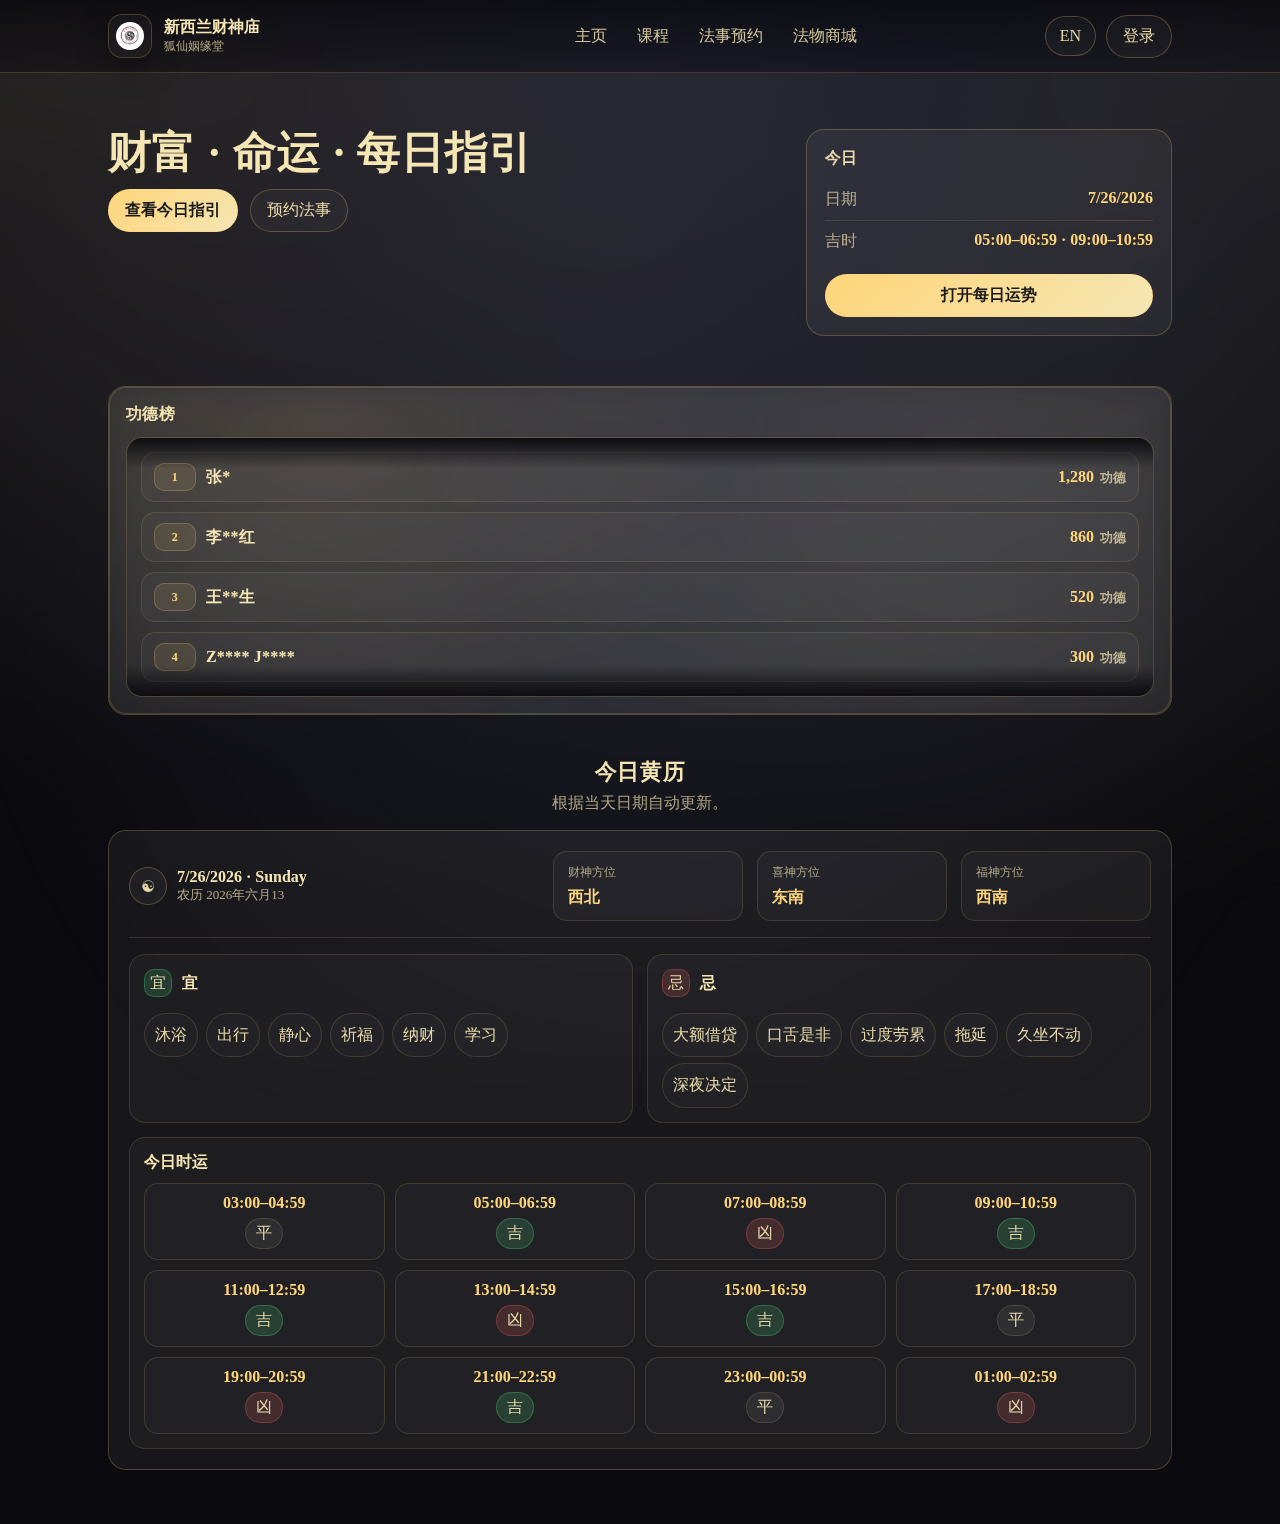
<file: index.html>
<!DOCTYPE html>
<html lang="en">
<head>
  <meta charset="UTF-8"/>
  <meta name="viewport" content="width=device-width, initial-scale=1"/>
  <title>NZ Temple</title>
  <link rel="stylesheet" href="style.css">
  <style>
    /* ===== Merit Board (Home only) ===== */
    .merit-board{
      position:relative;
      overflow:hidden;
    }
    .merit-board::before{
      content:"";
      position:absolute;
      inset:-2px;
      background:radial-gradient(circle at 20% 10%, rgba(255,213,122,.16), transparent 45%),
                 radial-gradient(circle at 80% 20%, rgba(245,230,179,.10), transparent 55%);
      filter: blur(16px);
      opacity:.75;
      pointer-events:none;
    }
    .merit-board-inner{
      position:relative;
      border:1px solid rgba(255,213,122,.18);
      border-radius:18px;
      background:rgba(255,255,255,.04);
      padding:16px;
    }
    .merit-board-title{
      display:flex;
      align-items:flex-end;
      justify-content:space-between;
      gap:12px;
      flex-wrap:wrap;
      margin-bottom:12px;
    }
    .merit-board-title .t{
      font-weight:900;
      color:var(--gold);
      letter-spacing:.3px;
    }
    .merit-board-title .sub{
      opacity:.72;
      font-size:13px;
      line-height:1.5;
    }
    .merit-viewport{
      position:relative;
      overflow:hidden;
      border-radius:16px;
      border:1px solid rgba(255,213,122,.14);
      background:rgba(255,255,255,.02);
      max-height:260px;
    }
    .merit-viewport::before,
    .merit-viewport::after{
      content:"";
      position:absolute;
      left:0; right:0;
      height:30px;
      z-index:2;
      pointer-events:none;
    }
    .merit-viewport::before{
      top:0;
      background:linear-gradient(180deg, rgba(11,11,15,.95), rgba(11,11,15,0));
    }
    .merit-viewport::after{
      bottom:0;
      background:linear-gradient(0deg, rgba(11,11,15,.95), rgba(11,11,15,0));
    }
    .merit-track{
      display:flex;
      flex-direction:column;
      gap:10px;
      padding:14px;
      will-change:transform;
      animation: meritScroll 16s linear infinite;
    }
    .merit-row{
      display:flex;
      align-items:center;
      justify-content:space-between;
      gap:12px;
      padding:10px 12px;
      border-radius:14px;
      border:1px solid rgba(255,213,122,.12);
      background:rgba(255,255,255,.03);
    }
    .merit-left{
      display:flex;
      align-items:center;
      gap:10px;
      min-width:0;
    }
    .merit-rank{
      width:28px;
      height:28px;
      border-radius:10px;
      display:flex;
      align-items:center;
      justify-content:center;
      font-weight:900;
      color:var(--gold2);
      background:rgba(255,213,122,.10);
      border:1px solid rgba(255,213,122,.22);
      flex:0 0 auto;
    }
    .merit-name{
      font-weight:800;
      color:var(--gold);
      white-space:nowrap;
      overflow:hidden;
      text-overflow:ellipsis;
    }
    .merit-amount{
      font-weight:900;
      color:var(--gold2);
      white-space:nowrap;
      flex:0 0 auto;
    }
    .merit-amount small{
      opacity:.78;
      font-weight:700;
      margin-left:6px;
      color:var(--text);
    }
    @keyframes meritScroll{
      0%{ transform: translateY(0); }
      100%{ transform: translateY(-50%); }
    }
    @media (prefers-reduced-motion: reduce){
      .merit-track{ animation: none; }
    }
  </style>
</head>
<body>
<div class="bg-ornament"></div>
<header class="topbar">
  <div class="topbar-inner">
    <a class="brand" href="index.html">
      <div class="brand-mark brand-logo-wrap" aria-hidden="true">
        <img class="brand-logo" src="images/logo.jpg" alt="NZ Temple Logo" />
      </div>

      <div class="brand-text">
        <div class="brand-title">
          <span class="lang-en">New Zealand God of Wealth Temple</span>
          <span class="lang-zh">新西兰财神庙</span>
        </div>
        <div class="brand-subtitle">
          <span class="lang-en">Fox Spirit Relationship Hall</span>
          <span class="lang-zh">狐仙姻缘堂</span>
        </div>
      </div>
    </a>

    <nav class="navlinks" aria-label="Primary">
      <a href="index.html"><span class="lang-en">Home</span><span class="lang-zh">主页</span></a>
      <a href="courses.html"><span class="lang-en">Courses</span><span class="lang-zh">课程</span></a>
      <a href="booking.html"><span class="lang-en">Ritual Booking</span><span class="lang-zh">法事预约</span></a>
      <a href="shop.html"><span class="lang-en">Shop</span><span class="lang-zh">法物商城</span></a>
    </nav>

    <div class="topbar-actions">
      <button class="btn btn-ghost btn-lang" type="button" id="langToggle" aria-label="Toggle language">
        <span class="lang-en">中文</span>
        <span class="lang-zh">EN</span>
      </button>

      <a class="btn btn-ghost" href="login.html">
        <span class="lang-en">Login</span><span class="lang-zh">登录</span>
      </a>
    </div>
  </div>

  <script>
    (function () {
      var key = 'lang';
      var root = document.documentElement;

      // Default language: zh
      var saved = localStorage.getItem(key);
      var lang = (saved === 'zh' || saved === 'en') ? saved : 'zh';
      root.setAttribute('data-lang', lang);

      var btn = document.getElementById('langToggle');
      if (!btn) return;

      btn.addEventListener('click', function () {
        var cur = root.getAttribute('data-lang') || 'zh';
        var next = (cur === 'zh') ? 'en' : 'zh';
        root.setAttribute('data-lang', next);
        localStorage.setItem(key, next);
        window.dispatchEvent(new Event('langchange'));
      });
    })();
  </script>
</header>

<main class="container">
  <section class="hero">
    <div>
      <h1 class="hero-title">
        <span class="lang-en">Wealth · Destiny · Daily Guidance</span>
        <span class="lang-zh">财富 · 命运 · 每日指引</span>
      </h1>
      <div style="display:flex;gap:12px;flex-wrap:wrap;">
        <a class="btn btn-gold" href="fortune.html">
          <span class="lang-en">View Today’s Guidance</span>
          <span class="lang-zh">查看今日指引</span>
        </a>
        <a class="btn btn-ghost" href="booking.html">
          <span class="lang-en">Book a Ritual</span>
          <span class="lang-zh">预约法事</span>
        </a>
      </div>
    </div>

    <div class="glass-card">
      <div style="font-weight:700;margin-bottom:10px;">
        <span class="lang-en">Today</span>
        <span class="lang-zh">今日</span>
      </div>
      <div style="display:flex;justify-content:space-between;padding:10px 0;border-bottom:1px solid rgba(255,213,122,.14);">
        <span style="opacity:.75;">
          <span class="lang-en">Date</span>
          <span class="lang-zh">日期</span>
        </span>
        <span id="todayText" style="color:var(--gold2);font-weight:700;"></span>
      </div>
      <div style="display:flex;justify-content:space-between;padding:10px 0;">
        <span style="opacity:.75;">
          <span class="lang-en">Lucky Hours</span>
          <span class="lang-zh">吉时</span>
        </span>
        <span id="luckyHoursText" style="color:var(--gold2);font-weight:700;"></span>
      </div>
      <a class="btn btn-gold" style="margin-top:12px;width:100%;" href="fortune.html">
        <span class="lang-en">Open Daily Fortune</span>
        <span class="lang-zh">打开每日运势</span>
      </a>
    </div>
  </section>

  <!-- Merit Board (Gongde) -->
  <section id="merit" style="padding:8px 0 24px;">
    <div class="merit-board glass-card" style="padding:0;">
      <div class="merit-board-inner">
        <div class="merit-board-title">
          <div class="t">
            <span class="lang-en">Merit Board</span>
            <span class="lang-zh">功德榜</span>
          </div>
        </div>

        <div class="merit-viewport" aria-label="Merit Board list">
          <div id="meritTrack" class="merit-track"></div>
        </div>
      </div>
    </div>
  </section>

  <!-- Daily Almanac (Huangli) - centered, auto-updated by date -->
  <section id="almanac" style="padding:8px 0 24px;">
    <div style="text-align:center;margin:10px 0 16px;">
      <div style="color:var(--gold);font-weight:800;letter-spacing:.6px;font-size:22px;">
        <span class="lang-en">Daily Almanac</span>
        <span class="lang-zh">今日黄历</span>
      </div>
      <div style="opacity:.72;margin-top:6px;">
        <span class="lang-en">Auto-updated by today’s date.</span>
        <span class="lang-zh">根据当天日期自动更新。</span>
      </div>
    </div>

    <div class="glass-card" style="width:100%;padding:20px;">
      <div style="display:flex;align-items:center;justify-content:space-between;gap:14px;flex-wrap:wrap;">
        <div style="display:flex;align-items:center;gap:10px;">
          <div style="width:38px;height:38px;border-radius:999px;border:1px solid rgba(255,213,122,.25);display:flex;align-items:center;justify-content:center;background:rgba(255,255,255,.04);">☯</div>
          <div>
            <div id="almanacDate" style="font-weight:800;color:var(--gold);"></div>
            <div id="almanacLunar" style="opacity:.75;font-size:13px;"></div>
          </div>
        </div>

        <div style="display:flex;gap:14px;flex-wrap:wrap;justify-content:center;">
          <div style="min-width:190px;border:1px solid rgba(255,213,122,.14);border-radius:14px;padding:12px 14px;background:rgba(255,255,255,.03);">
            <div style="opacity:.7;font-size:12px;">
              <span class="lang-en">Wealth God Direction</span>
              <span class="lang-zh">财神方位</span>
            </div>
            <div id="caiPos" style="margin-top:6px;font-weight:800;color:var(--gold2);"></div>
          </div>
          <div style="min-width:190px;border:1px solid rgba(255,213,122,.14);border-radius:14px;padding:12px 14px;background:rgba(255,255,255,.03);">
            <div style="opacity:.7;font-size:12px;">
              <span class="lang-en">Joy God Direction</span>
              <span class="lang-zh">喜神方位</span>
            </div>
            <div id="xiPos" style="margin-top:6px;font-weight:800;color:var(--gold2);"></div>
          </div>
          <div style="min-width:190px;border:1px solid rgba(255,213,122,.14);border-radius:14px;padding:12px 14px;background:rgba(255,255,255,.03);">
            <div style="opacity:.7;font-size:12px;">
              <span class="lang-en">Blessing God Direction</span>
              <span class="lang-zh">福神方位</span>
            </div>
            <div id="fuPos" style="margin-top:6px;font-weight:800;color:var(--gold2);"></div>
          </div>
        </div>
      </div>

      <div style="height:1px;background:rgba(255,213,122,.14);margin:16px 0;"></div>

      <div style="display:grid;grid-template-columns:1fr 1fr;gap:14px;">
        <div style="border:1px solid rgba(255,213,122,.14);border-radius:16px;padding:14px;background:rgba(255,255,255,.03);">
          <div style="display:flex;align-items:center;gap:10px;margin-bottom:10px;">
            <div style="width:28px;height:28px;border-radius:10px;display:flex;align-items:center;justify-content:center;background:rgba(70,200,120,.18);border:1px solid rgba(70,200,120,.35);">宜</div>
            <div style="font-weight:800;color:var(--gold);">
              <span class="lang-en">Auspicious</span>
              <span class="lang-zh">宜</span>
            </div>
          </div>
          <div id="yiList" style="line-height:1.9;"></div>
        </div>

        <div style="border:1px solid rgba(255,213,122,.14);border-radius:16px;padding:14px;background:rgba(255,255,255,.03);">
          <div style="display:flex;align-items:center;gap:10px;margin-bottom:10px;">
            <div style="width:28px;height:28px;border-radius:10px;display:flex;align-items:center;justify-content:center;background:rgba(220,90,90,.18);border:1px solid rgba(220,90,90,.35);">忌</div>
            <div style="font-weight:800;color:var(--gold);">
              <span class="lang-en">Inauspicious</span>
              <span class="lang-zh">忌</span>
            </div>
          </div>
          <div id="jiList" style="line-height:1.9;"></div>
        </div>
      </div>

      <div style="margin-top:14px;border:1px solid rgba(255,213,122,.14);border-radius:16px;padding:14px;background:rgba(255,255,255,.03);">
        <div style="font-weight:800;color:var(--gold);margin-bottom:10px;">
          <span class="lang-en">Lucky Hours</span>
          <span class="lang-zh">今日时运</span>
        </div>
        <div id="hoursGrid" style="display:grid;grid-template-columns:repeat(4,1fr);gap:10px;"></div>
      </div>
    </div>
  </section>
</main>

<script>
  (function () {
    var d = new Date();
    var root = document.documentElement;
    var savedLang = localStorage.getItem('lang');
    var lang = (root.getAttribute('data-lang') === 'en' || root.getAttribute('data-lang') === 'zh')
      ? root.getAttribute('data-lang')
      : ((savedLang === 'en' || savedLang === 'zh') ? savedLang : 'zh');
    root.setAttribute('data-lang', lang);

    function getLang(){
      var cur = root.getAttribute('data-lang');
      return (cur === 'en' || cur === 'zh') ? cur : 'zh';
    }

    var todayEl = document.getElementById("todayText");
    if (todayEl) {
      todayEl.textContent = d.toLocaleDateString();
    }

    function pad2(n){ return (n < 10 ? "0" : "") + n; }

    function seedFromDate(date){
      return Number(String(date.getFullYear()) + pad2(date.getMonth()+1) + pad2(date.getDate()));
    }

    function mulberry32(a) {
      return function() {
        var t = a += 0x6D2B79F5;
        t = Math.imul(t ^ (t >>> 15), t | 1);
        t ^= t + Math.imul(t ^ (t >>> 7), t | 61);
        return ((t ^ (t >>> 14)) >>> 0) / 4294967296;
      }
    }

    function pickN(rng, arr, n){
      var copy = arr.slice();
      var out = [];
      while (out.length < n && copy.length) {
        var idx = Math.floor(rng() * copy.length);
        out.push(copy.splice(idx, 1)[0]);
      }
      return out;
    }

    var seed = seedFromDate(d);
    var rng = mulberry32(seed);

    var yiPoolZh = [
      "祈福",
      "纳财",
      "出行",
      "会友",
      "开市",
      "签约",
      "学习",
      "整理",
      "沐浴",
      "静心"
    ];

    var yiPoolEn = [
      "Pray",
      "Wealth",
      "Travel",
      "Meet friends",
      "Open business",
      "Sign contract",
      "Study",
      "Organize",
      "Cleanse",
      "Meditation"
    ];

    var jiPoolZh = [
      "争执",
      "冲动消费",
      "深夜决定",
      "大额借贷",
      "口舌是非",
      "情绪化沟通",
      "仓促签约",
      "拖延",
      "过度劳累",
      "久坐不动"
    ];

    var jiPoolEn = [
      "Argue",
      "Impulse spending",
      "Late-night decisions",
      "Big loans",
      "Gossip",
      "Emotional talk",
      "Hasty signing",
      "Procrastination",
      "Overwork",
      "Sitting too long"
    ];

    var posPool = ["正东", "正西", "正南", "正北", "东北", "西北", "东南", "西南"];

    function buildLists(){
      var l = getLang();
      var yiPool = (l === 'en') ? yiPoolEn : yiPoolZh;
      var jiPool = (l === 'en') ? jiPoolEn : jiPoolZh;
      return {
        yi: pickN(rng, yiPool, 6),
        ji: pickN(rng, jiPool, 6)
      };
    }

    var lists = buildLists();
    var yi = lists.yi;
    var ji = lists.ji;

    var cai = posPool[Math.floor(rng()*posPool.length)];
    var xi  = posPool[Math.floor(rng()*posPool.length)];
    var fu  = posPool[Math.floor(rng()*posPool.length)];

    var almanacDate = document.getElementById("almanacDate");
    var almanacLunar = document.getElementById("almanacLunar");

    if (almanacDate) {
      var weekday = d.toLocaleDateString(undefined, { weekday: "long" });
      almanacDate.textContent = d.toLocaleDateString() + " · " + weekday;
    }

    if (almanacLunar) {
      try {
        var lunarFmt = new Intl.DateTimeFormat("zh-Hans-u-ca-chinese", { year: "numeric", month: "numeric", day: "numeric" });
        almanacLunar.textContent = (getLang() === 'en' ? 'Lunar ' : '农历 ') + lunarFmt.format(d);
      } catch (e) {
        almanacLunar.textContent = (getLang() === 'en') ? 'Lunar calendar (requires Intl support)' : '农历（需要 Intl 支持）';
      }
    }

    var caiEl = document.getElementById("caiPos");
    var xiEl  = document.getElementById("xiPos");
    var fuEl  = document.getElementById("fuPos");
    if (caiEl) caiEl.textContent = cai;
    if (xiEl)  xiEl.textContent = xi;
    if (fuEl)  fuEl.textContent = fu;

    var yiEl = document.getElementById("yiList");
    var jiEl = document.getElementById("jiList");

    function toPills(list){
      return list.map(function (t) {
        return '<span style="display:inline-block;margin:6px 8px 0 0;padding:6px 10px;border-radius:999px;border:1px solid rgba(255,213,122,.14);background:rgba(255,255,255,.02);">' + t + '</span>';
      }).join("");
    }

    if (yiEl) yiEl.innerHTML = toPills(yi);
    if (jiEl) jiEl.innerHTML = toPills(ji);

    var hours = [
      { t: "03:00–04:59", s: "平" },
      { t: "05:00–06:59", s: "吉" },
      { t: "07:00–08:59", s: "凶" },
      { t: "09:00–10:59", s: "吉" },
      { t: "11:00–12:59", s: "吉" },
      { t: "13:00–14:59", s: "凶" },
      { t: "15:00–16:59", s: "吉" },
      { t: "17:00–18:59", s: "平" },
      { t: "19:00–20:59", s: "凶" },
      { t: "21:00–22:59", s: "吉" },
      { t: "23:00–00:59", s: "平" },
      { t: "01:00–02:59", s: "凶" }
    ];

    var lucky = hours.filter(function(h){ return h.s === "吉"; }).map(function(h){ return h.t; });
    var luckyHoursText = document.getElementById("luckyHoursText");
    if (luckyHoursText) {
      luckyHoursText.textContent = lucky.slice(0,2).join(" · ") || "09:00–11:00 · 15:00–17:00";
    }

    var grid = document.getElementById("hoursGrid");
    if (grid) {
      var html = hours.map(function (h) {
        var badgeBg = h.s === "吉" ? "rgba(70,200,120,.18)" : (h.s === "凶" ? "rgba(220,90,90,.18)" : "rgba(255,255,255,.06)");
        var badgeBd = h.s === "吉" ? "rgba(70,200,120,.35)" : (h.s === "凶" ? "rgba(220,90,90,.35)" : "rgba(255,213,122,.14)");
        return (
          '<div style="border:1px solid rgba(255,213,122,.14);border-radius:14px;padding:10px;background:rgba(255,255,255,.02);text-align:center;">' +
            '<div style="font-weight:800;color:var(--gold2);">' + h.t + '</div>' +
            '<div style="margin-top:6px;display:inline-flex;align-items:center;justify-content:center;min-width:34px;padding:4px 10px;border-radius:999px;background:' + badgeBg + ';border:1px solid ' + badgeBd + ';">' + h.s + '</div>' +
          '</div>'
        );
      }).join("");
      grid.innerHTML = html;
    }

    // Listen for language change to re-render pills and lunar prefix
    window.addEventListener('langchange', function(){
      var lists2 = buildLists();
      if (yiEl) yiEl.innerHTML = toPills(lists2.yi);
      if (jiEl) jiEl.innerHTML = toPills(lists2.ji);
      if (almanacLunar) {
        try {
          var lunarFmt2 = new Intl.DateTimeFormat("zh-Hans-u-ca-chinese", { year: "numeric", month: "numeric", day: "numeric" });
          almanacLunar.textContent = (getLang() === 'en' ? 'Lunar ' : '农历 ') + lunarFmt2.format(d);
        } catch (e) {
          almanacLunar.textContent = (getLang() === 'en') ? 'Lunar calendar (requires Intl support)' : '农历（需要 Intl 支持）';
        }
      }
    });
    // ===== Merit Board (Home) =====
    var meritTrack = document.getElementById('meritTrack');
    var meritDataCache = null;

    function maskName(name){
      if (!name) return '';
      var s = String(name).trim();
      if (!s) return '';

      // English / spaced names
      if (s.indexOf(' ') >= 0) {
        return s.split(/\s+/).map(function(part){
          if (!part) return '';
          return part.charAt(0) + '****';
        }).join(' ');
      }

      // Chinese or single token
      if (s.length === 1) return s + '*';
      if (s.length === 2) return s.charAt(0) + '*';
      return s.charAt(0) + '**' + s.charAt(s.length - 1);
    }

    function formatMerit(n){
      var num = Number(n);
      if (!isFinite(num)) return String(n);
      try {
        return new Intl.NumberFormat().format(num);
      } catch(e){
        return String(num);
      }
    }

    function renderMerit(list){
      if (!meritTrack) return;
      if (!Array.isArray(list) || list.length === 0) {
        meritTrack.innerHTML = '<div style="opacity:.75;padding:8px;">' + (getLang() === 'en' ? 'No data yet.' : '暂无数据') + '</div>';
        meritTrack.style.animation = 'none';
        return;
      }

      // Sort high to low
      var sorted = list.slice().sort(function(a,b){
        return (Number(b.merit)||0) - (Number(a.merit)||0);
      });

      var unitEn = 'Merit';
      var unitZh = '功德';
      var unit = (getLang() === 'en') ? unitEn : unitZh;

      var rows = sorted.map(function(item, idx){
        var nm = maskName(item && item.name);
        var amount = formatMerit(item && item.merit);
        return (
          '<div class="merit-row">' +
            '<div class="merit-left">' +
              '<div class="merit-rank">' + (idx + 1) + '</div>' +
              '<div class="merit-name">' + nm + '</div>' +
            '</div>' +
            '<div class="merit-amount">' + amount + '<small>' + unit + '</small></div>' +
          '</div>'
        );
      }).join('');

      // Duplicate for seamless scroll
      meritTrack.innerHTML = rows + rows;

      // If too few rows, stop animation so it doesn't look weird
      if (sorted.length <= 3) {
        meritTrack.style.animation = 'none';
      } else {
        meritTrack.style.animation = '';
      }
    }

    function loadMerit(){
      if (!meritTrack) return;
      fetch('data/merit.json', { cache: 'no-store' })
        .then(function(r){
          if (!r.ok) throw new Error('HTTP ' + r.status);
          return r.json();
        })
        .then(function(data){
          meritDataCache = data;
          renderMerit(data);
        })
        .catch(function(){
          meritTrack.innerHTML = '<div style="opacity:.75;padding:8px;">' + (getLang() === 'en' ? 'Merit data not found: /data/merit.json' : '未找到功德数据：/data/merit.json') + '</div>';
          meritTrack.style.animation = 'none';
        });
    }

    loadMerit();

    // Re-render on language change (keep the same data)
    window.addEventListener('langchange', function(){
      if (meritDataCache) renderMerit(meritDataCache);
    });
  })();
</script>
</body>
</html>
</file>
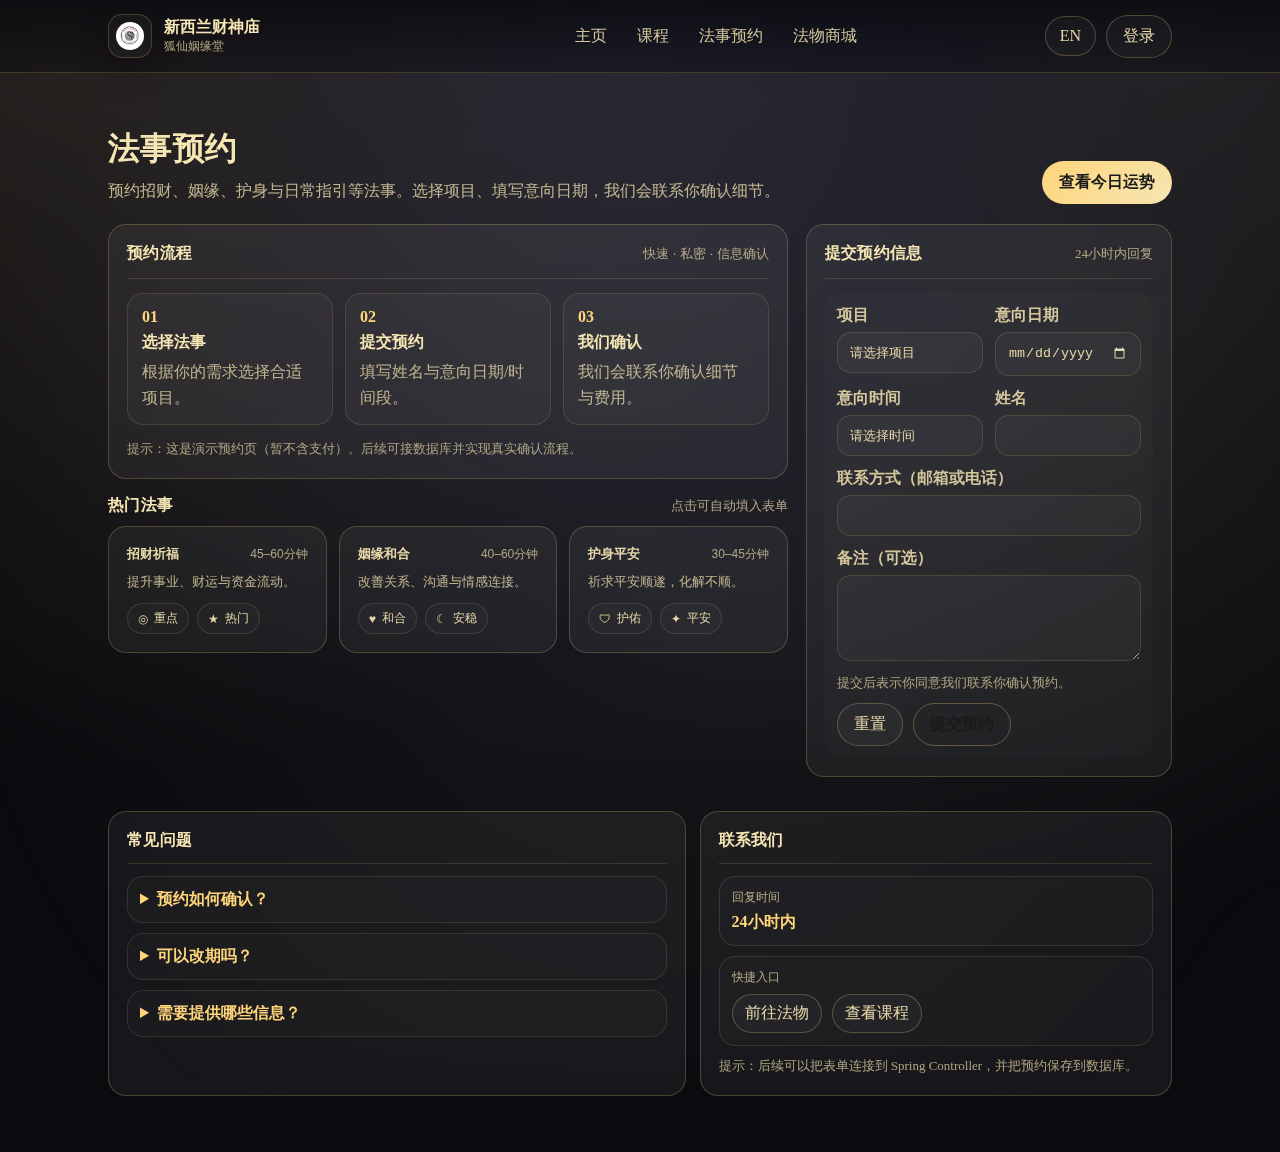
<file: booking.html>
<!DOCTYPE html>
<html lang="en">
<head>
  <meta charset="UTF-8"/>
  <meta name="viewport" content="width=device-width, initial-scale=1"/>
  <title>Ritual Booking</title>
  <link rel="stylesheet" href="style.css">
</head>
<body class="page-booking">
<div class="bg-ornament"></div>
<header class="topbar">
  <div class="topbar-inner">
    <a class="brand" href="index.html">
      <div class="brand-mark brand-logo-wrap" aria-hidden="true">
        <img class="brand-logo" src="images/logo.jpg" alt="NZ Temple Logo" />
      </div>

      <div class="brand-text">
        <div class="brand-title">
          <span class="lang-en">New Zealand God of Wealth Temple</span>
          <span class="lang-zh">新西兰财神庙</span>
        </div>
        <div class="brand-subtitle">
          <span class="lang-en">Fox Spirit Relationship Hall</span>
          <span class="lang-zh">狐仙姻缘堂</span>
        </div>
      </div>
    </a>

    <nav class="navlinks" aria-label="Primary">
      <a href="index.html"><span class="lang-en">Home</span><span class="lang-zh">主页</span></a>
      <a href="courses.html"><span class="lang-en">Courses</span><span class="lang-zh">课程</span></a>
      <a href="booking.html"><span class="lang-en">Ritual Booking</span><span class="lang-zh">法事预约</span></a>
      <a href="shop.html"><span class="lang-en">Shop</span><span class="lang-zh">法物商城</span></a>
    </nav>

    <div class="topbar-actions">
      <button class="btn btn-ghost btn-lang" type="button" id="langToggle" aria-label="Toggle language">
        <span class="lang-en">中文</span>
        <span class="lang-zh">EN</span>
      </button>

      <a class="btn btn-ghost" href="login.html">
        <span class="lang-en">Login</span><span class="lang-zh">登录</span>
      </a>
    </div>
  </div>

  <script>
    (function () {
      var key = 'lang';
      var root = document.documentElement;

      // Default language: zh (persisted across all pages)
      var saved = localStorage.getItem(key);
      var lang = (saved === 'zh' || saved === 'en') ? saved : 'zh';
      root.setAttribute('data-lang', lang);

      var btn = document.getElementById('langToggle');
      if (!btn) return;

      btn.addEventListener('click', function () {
        var cur = root.getAttribute('data-lang') || 'zh';
        var next = (cur === 'zh') ? 'en' : 'zh';
        root.setAttribute('data-lang', next);
        localStorage.setItem(key, next);
        window.dispatchEvent(new Event('langchange'));
      });
    })();
  </script>
</header>

<main class="container">
  <!-- Page Header -->
  <section style="padding:14px 0 10px;">
    <div style="display:flex;align-items:flex-end;justify-content:space-between;gap:14px;flex-wrap:wrap;">
      <div>
        <h1 style="color:var(--gold);margin:10px 0 6px;letter-spacing:.4px;">
          <span class="lang-en">Ritual Booking</span>
          <span class="lang-zh">法事预约</span>
        </h1>
        <p style="opacity:.82;line-height:1.7;max-width:760px;">
          <span class="lang-en">Book a ritual for wealth, love, protection, and daily guidance. Choose a service, pick a preferred date, and we will contact you to confirm.</span>
          <span class="lang-zh">预约招财、姻缘、护身与日常指引等法事。选择项目、填写意向日期，我们会联系你确认细节。</span>
        </p>
      </div>

      <a class="btn btn-gold" href="fortune.html" style="white-space:nowrap;">
        <span class="lang-en">Check Daily Fortune</span>
        <span class="lang-zh">查看今日运势</span>
      </a>
    </div>
  </section>

  <!-- Hero + Quick facts -->
  <section class="hero" style="padding-top:10px;">
    <div>
      <div class="glass-card" style="padding:18px;">
        <div style="display:flex;align-items:center;justify-content:space-between;gap:10px;flex-wrap:wrap;">
          <div style="font-weight:800;color:var(--gold);letter-spacing:.3px;">
            <span class="lang-en">How it works</span>
            <span class="lang-zh">预约流程</span>
          </div>
          <div style="opacity:.72;font-size:13px;">
            <span class="lang-en">Fast · Private · Confirmed by message</span>
            <span class="lang-zh">快速 · 私密 · 信息确认</span>
          </div>
        </div>

        <div style="height:1px;background:rgba(255,213,122,.14);margin:14px 0;"></div>

        <div style="display:grid;grid-template-columns:repeat(3,1fr);gap:12px;">
          <div style="border:1px solid rgba(255,213,122,.14);border-radius:16px;padding:14px;background:rgba(255,255,255,.03);">
            <div style="font-weight:800;color:var(--gold2);">01</div>
            <div style="margin-top:6px;font-weight:800;color:var(--gold);">
              <span class="lang-en">Choose a ritual</span>
              <span class="lang-zh">选择法事</span>
            </div>
            <div style="opacity:.78;line-height:1.6;margin-top:6px;">
              <span class="lang-en">Pick the service that matches your goal.</span>
              <span class="lang-zh">根据你的需求选择合适项目。</span>
            </div>
          </div>

          <div style="border:1px solid rgba(255,213,122,.14);border-radius:16px;padding:14px;background:rgba(255,255,255,.03);">
            <div style="font-weight:800;color:var(--gold2);">02</div>
            <div style="margin-top:6px;font-weight:800;color:var(--gold);">
              <span class="lang-en">Submit your request</span>
              <span class="lang-zh">提交预约</span>
            </div>
            <div style="opacity:.78;line-height:1.6;margin-top:6px;">
              <span class="lang-en">Fill in your name and preferred date/time.</span>
              <span class="lang-zh">填写姓名与意向日期/时间段。</span>
            </div>
          </div>

          <div style="border:1px solid rgba(255,213,122,.14);border-radius:16px;padding:14px;background:rgba(255,255,255,.03);">
            <div style="font-weight:800;color:var(--gold2);">03</div>
            <div style="margin-top:6px;font-weight:800;color:var(--gold);">
              <span class="lang-en">We confirm with you</span>
              <span class="lang-zh">我们确认</span>
            </div>
            <div style="opacity:.78;line-height:1.6;margin-top:6px;">
              <span class="lang-en">We’ll contact you to confirm details and fees.</span>
              <span class="lang-zh">我们会联系你确认细节与费用。</span>
            </div>
          </div>
        </div>

        <div style="margin-top:14px;opacity:.7;font-size:13px;line-height:1.6;">
          <span class="lang-en">Note: This is a demo booking page (no payment). You can later connect it to a database and real confirmation workflow.</span>
          <span class="lang-zh">提示：这是演示预约页（暂不含支付）。后续可接数据库并实现真实确认流程。</span>
        </div>
      </div>

      <!-- Service Cards -->
      <div style="margin-top:16px;">
        <div style="display:flex;align-items:center;justify-content:space-between;gap:10px;flex-wrap:wrap;margin:8px 0 10px;">
          <div style="font-weight:800;color:var(--gold);letter-spacing:.3px;">
            <span class="lang-en">Popular rituals</span>
            <span class="lang-zh">热门法事</span>
          </div>
          <div style="opacity:.72;font-size:13px;">
            <span class="lang-en">Tap to auto-fill the form</span>
            <span class="lang-zh">点击可自动填入表单</span>
          </div>
        </div>

        <div style="display:grid;grid-template-columns:repeat(3,1fr);gap:12px;">
          <button type="button" class="glass-card" style="text-align:left;cursor:pointer;" data-service="Wealth Blessing" data-service-zh="招财祈福">
            <div style="display:flex;align-items:center;justify-content:space-between;gap:10px;">
              <div style="font-weight:900;color:var(--gold2);">
                <span class="lang-en">Wealth Blessing</span>
                <span class="lang-zh">招财祈福</span>
              </div>
              <div style="opacity:.72;font-size:12px;">
                <span class="lang-en">45–60 min</span>
                <span class="lang-zh">45–60分钟</span>
              </div>
            </div>
            <div style="opacity:.8;line-height:1.65;margin-top:8px;">
              <span class="lang-en">For career, business, and money flow.</span>
              <span class="lang-zh">提升事业、财运与资金流动。</span>
            </div>
            <div style="margin-top:10px;display:flex;gap:8px;flex-wrap:wrap;">
              <span style="display:inline-flex;align-items:center;gap:6px;padding:6px 10px;border-radius:999px;border:1px solid rgba(255,213,122,.14);background:rgba(255,255,255,.02);font-size:12px;">◎ <span class="lang-en">Focus</span><span class="lang-zh">重点</span></span>
              <span style="display:inline-flex;align-items:center;gap:6px;padding:6px 10px;border-radius:999px;border:1px solid rgba(255,213,122,.14);background:rgba(255,255,255,.02);font-size:12px;">★ <span class="lang-en">Popular</span><span class="lang-zh">热门</span></span>
            </div>
          </button>

          <button type="button" class="glass-card" style="text-align:left;cursor:pointer;" data-service="Love & Relationship" data-service-zh="姻缘和合">
            <div style="display:flex;align-items:center;justify-content:space-between;gap:10px;">
              <div style="font-weight:900;color:var(--gold2);">
                <span class="lang-en">Love & Relationship</span>
                <span class="lang-zh">姻缘和合</span>
              </div>
              <div style="opacity:.72;font-size:12px;">
                <span class="lang-en">40–60 min</span>
                <span class="lang-zh">40–60分钟</span>
              </div>
            </div>
            <div style="opacity:.8;line-height:1.65;margin-top:8px;">
              <span class="lang-en">For harmony, connection, and communication.</span>
              <span class="lang-zh">改善关系、沟通与情感连接。</span>
            </div>
            <div style="margin-top:10px;display:flex;gap:8px;flex-wrap:wrap;">
              <span style="display:inline-flex;align-items:center;gap:6px;padding:6px 10px;border-radius:999px;border:1px solid rgba(255,213,122,.14);background:rgba(255,255,255,.02);font-size:12px;">♥ <span class="lang-en">Harmony</span><span class="lang-zh">和合</span></span>
              <span style="display:inline-flex;align-items:center;gap:6px;padding:6px 10px;border-radius:999px;border:1px solid rgba(255,213,122,.14);background:rgba(255,255,255,.02);font-size:12px;">☾ <span class="lang-en">Calm</span><span class="lang-zh">安稳</span></span>
            </div>
          </button>

          <button type="button" class="glass-card" style="text-align:left;cursor:pointer;" data-service="Protection & Peace" data-service-zh="护身平安">
            <div style="display:flex;align-items:center;justify-content:space-between;gap:10px;">
              <div style="font-weight:900;color:var(--gold2);">
                <span class="lang-en">Protection & Peace</span>
                <span class="lang-zh">护身平安</span>
              </div>
              <div style="opacity:.72;font-size:12px;">
                <span class="lang-en">30–45 min</span>
                <span class="lang-zh">30–45分钟</span>
              </div>
            </div>
            <div style="opacity:.8;line-height:1.65;margin-top:8px;">
              <span class="lang-en">For safety, clarity, and removing bad luck.</span>
              <span class="lang-zh">祈求平安顺遂，化解不顺。</span>
            </div>
            <div style="margin-top:10px;display:flex;gap:8px;flex-wrap:wrap;">
              <span style="display:inline-flex;align-items:center;gap:6px;padding:6px 10px;border-radius:999px;border:1px solid rgba(255,213,122,.14);background:rgba(255,255,255,.02);font-size:12px;">🛡 <span class="lang-en">Protect</span><span class="lang-zh">护佑</span></span>
              <span style="display:inline-flex;align-items:center;gap:6px;padding:6px 10px;border-radius:999px;border:1px solid rgba(255,213,122,.14);background:rgba(255,255,255,.02);font-size:12px;">✦ <span class="lang-en">Peace</span><span class="lang-zh">平安</span></span>
            </div>
          </button>
        </div>
      </div>
    </div>

    <!-- Booking Form -->
    <div class="glass-card booking-form-card" style="padding:18px;">
      <div style="display:flex;align-items:center;justify-content:space-between;gap:10px;flex-wrap:wrap;">
        <div style="font-weight:900;color:var(--gold);letter-spacing:.3px;">
          <span class="lang-en">Request a booking</span>
          <span class="lang-zh">提交预约信息</span>
        </div>
        <div style="opacity:.72;font-size:13px;">
          <span class="lang-en">We reply within 24 hours</span>
          <span class="lang-zh">24小时内回复</span>
        </div>
      </div>

      <div style="height:1px;background:rgba(255,213,122,.14);margin:14px 0;"></div>

      <form id="bookingForm" action="#" method="post" class="booking-form-grid">
        <div style="display:flex;flex-direction:column;gap:6px;">
          <label for="service" style="font-weight:700;opacity:.9;">
            <span class="lang-en">Service</span>
            <span class="lang-zh">项目</span>
          </label>
          <select id="service" name="service" required class="form-control">
            <option value="" selected disabled data-en="Select a service" data-zh="请选择项目">Select a service</option>
            <option value="Wealth Blessing" data-en="Wealth Blessing" data-zh="招财祈福">Wealth Blessing</option>
            <option value="Love & Relationship" data-en="Love & Relationship" data-zh="姻缘和合">Love & Relationship</option>
            <option value="Protection & Peace" data-en="Protection & Peace" data-zh="护身平安">Protection & Peace</option>
            <option value="Requiem & Liberation" data-en="Requiem & Liberation" data-zh="往生超度">Requiem & Liberation</option>
            <option value="Health Blessing" data-en="Health Blessing" data-zh="健康祈福">Health Blessing</option>
            <option value="Ancestral Blessing" data-en="Ancestral Blessing" data-zh="祖先祈福">Ancestral Blessing</option>
            <option value="Home Protection" data-en="Home Protection" data-zh="家宅平安">Home Protection</option>
            <option value="Business Opening Blessing" data-en="Business Opening Blessing" data-zh="开业祈福">Business Opening Blessing</option>
          </select>
        </div>

        <div style="display:flex;flex-direction:column;gap:6px;">
          <label for="date" style="font-weight:700;opacity:.9;">
            <span class="lang-en">Preferred date</span>
            <span class="lang-zh">意向日期</span>
          </label>
          <input id="date" name="date" type="date" required class="form-control" />
        </div>

        <div style="display:flex;flex-direction:column;gap:6px;">
          <label for="time" style="font-weight:700;opacity:.9;">
            <span class="lang-en">Preferred time</span>
            <span class="lang-zh">意向时间</span>
          </label>
          <select id="time" name="time" required class="form-control">
            <option value="" selected disabled data-en="Select a time" data-zh="请选择时间">Select a time</option>
            <option value="Morning" data-en="Morning" data-zh="上午">Morning</option>
            <option value="Afternoon" data-en="Afternoon" data-zh="下午">Afternoon</option>
            <option value="Evening" data-en="Evening" data-zh="晚上">Evening</option>
          </select>
        </div>

        <div style="display:flex;flex-direction:column;gap:6px;">
          <label for="name" style="font-weight:700;opacity:.9;">
            <span class="lang-en">Your name</span>
            <span class="lang-zh">姓名</span>
          </label>
          <input id="name" name="name" type="text" required placeholder="" class="form-control" />
        </div>

        <div class="span-2" style="display:flex;flex-direction:column;gap:6px;">
          <label for="contact" style="font-weight:700;opacity:.9;">
            <span class="lang-en">Contact (email or phone)</span>
            <span class="lang-zh">联系方式（邮箱或电话）</span>
          </label>
          <input id="contact" name="contact" type="text" required class="form-control" />
        </div>

        <div class="span-2" style="display:flex;flex-direction:column;gap:6px;">
          <label for="notes" style="font-weight:700;opacity:.9;">
            <span class="lang-en">Notes (optional)</span>
            <span class="lang-zh">备注（可选）</span>
          </label>
          <textarea id="notes" name="notes" rows="4" class="form-control"></textarea>
        </div>

        <div style="grid-column:1 / -1;display:flex;gap:10px;flex-wrap:wrap;align-items:center;justify-content:space-between;">
          <div style="opacity:.72;font-size:13px;line-height:1.6;">
            <span class="lang-en">By submitting, you agree we may contact you to confirm the booking.</span>
            <span class="lang-zh">提交后表示你同意我们联系你确认预约。</span>
          </div>

          <div style="display:flex;gap:10px;flex-wrap:wrap;">
            <button class="btn btn-ghost" type="reset">
              <span class="lang-en">Reset</span>
              <span class="lang-zh">重置</span>
            </button>
            <button class="btn btn-gold" type="submit" id="submitBtn">
              <span class="lang-en">Submit Request</span>
              <span class="lang-zh">提交预约</span>
            </button>
          </div>
        </div>
      </form>

      <div id="result" style="display:none;margin-top:14px;border:1px solid rgba(255,213,122,.18);border-radius:16px;padding:14px;background:rgba(255,255,255,.03);">
        <div style="font-weight:900;color:var(--gold2);margin-bottom:6px;">
          <span class="lang-en">Request received</span>
          <span class="lang-zh">已收到预约</span>
        </div>
        <div id="resultText" style="opacity:.85;line-height:1.7;"></div>
      </div>
    </div>
  </section>

  <!-- FAQ + Contact -->
  <section style="padding:8px 0 26px;">
    <div style="display:grid;grid-template-columns:1.1fr .9fr;gap:14px;">
      <div class="glass-card">
        <div style="font-weight:900;color:var(--gold);letter-spacing:.3px;margin-bottom:10px;">
          <span class="lang-en">FAQ</span>
          <span class="lang-zh">常见问题</span>
        </div>
        <div style="height:1px;background:rgba(255,213,122,.14);margin:12px 0;"></div>

        <details style="border:1px solid rgba(255,213,122,.12);border-radius:16px;padding:12px;background:rgba(255,255,255,.02);">
          <summary style="cursor:pointer;font-weight:800;color:var(--gold2);">
            <span class="lang-en">How do I confirm the booking?</span>
            <span class="lang-zh">预约如何确认？</span>
          </summary>
          <div style="margin-top:10px;opacity:.85;line-height:1.7;">
            <span class="lang-en">After you submit the form, we contact you to confirm the exact time, location/online option, and fee.</span>
            <span class="lang-zh">提交表单后，我们会联系你确认具体时间、线下/线上方式以及费用。</span>
          </div>
        </details>

        <details style="margin-top:10px;border:1px solid rgba(255,213,122,.12);border-radius:16px;padding:12px;background:rgba(255,255,255,.02);">
          <summary style="cursor:pointer;font-weight:800;color:var(--gold2);">
            <span class="lang-en">Can I change my date?</span>
            <span class="lang-zh">可以改期吗？</span>
          </summary>
          <div style="margin-top:10px;opacity:.85;line-height:1.7;">
            <span class="lang-en">Yes. Reply to our confirmation message and propose a new time. We’ll help reschedule.</span>
            <span class="lang-zh">可以。直接回复我们的确认信息并提出新的时间，我们会协助改期。</span>
          </div>
        </details>

        <details style="margin-top:10px;border:1px solid rgba(255,213,122,.12);border-radius:16px;padding:12px;background:rgba(255,255,255,.02);">
          <summary style="cursor:pointer;font-weight:800;color:var(--gold2);">
            <span class="lang-en">What information should I provide?</span>
            <span class="lang-zh">需要提供哪些信息？</span>
          </summary>
          <div style="margin-top:10px;opacity:.85;line-height:1.7;">
            <span class="lang-en">Name and contact are required. Notes can include your intention, topic, or any special concerns.</span>
            <span class="lang-zh">姓名与联系方式必填。备注可写你的诉求、主题或特殊情况。</span>
          </div>
        </details>
      </div>

      <div class="glass-card">
        <div style="font-weight:900;color:var(--gold);letter-spacing:.3px;margin-bottom:10px;">
          <span class="lang-en">Contact</span>
          <span class="lang-zh">联系我们</span>
        </div>
        <div style="height:1px;background:rgba(255,213,122,.14);margin:12px 0;"></div>

        <div style="display:grid;gap:10px;">
          <div style="border:1px solid rgba(255,213,122,.12);border-radius:16px;padding:12px;background:rgba(255,255,255,.02);">
            <div style="opacity:.75;font-size:12px;">
              <span class="lang-en">Response time</span>
              <span class="lang-zh">回复时间</span>
            </div>
            <div style="margin-top:6px;font-weight:900;color:var(--gold2);">
              <span class="lang-en">Within 24 hours</span>
              <span class="lang-zh">24小时内</span>
            </div>
          </div>

          <div style="border:1px solid rgba(255,213,122,.12);border-radius:16px;padding:12px;background:rgba(255,255,255,.02);">
            <div style="opacity:.75;font-size:12px;">
              <span class="lang-en">Quick links</span>
              <span class="lang-zh">快捷入口</span>
            </div>
            <div style="margin-top:8px;display:flex;gap:10px;flex-wrap:wrap;">
              <a class="btn btn-ghost" href="shop.html" style="padding:8px 12px;">
                <span class="lang-en">Go to Shop</span>
                <span class="lang-zh">前往法物</span>
              </a>
              <a class="btn btn-ghost" href="courses.html" style="padding:8px 12px;">
                <span class="lang-en">View Courses</span>
                <span class="lang-zh">查看课程</span>
              </a>
            </div>
          </div>

          <div style="opacity:.72;font-size:13px;line-height:1.6;">
            <span class="lang-en">Tip: Later you can connect this form to a Spring controller and save bookings into a database.</span>
            <span class="lang-zh">提示：后续可以把表单连接到 Spring Controller，并把预约保存到数据库。</span>
          </div>
        </div>
      </div>
    </div>
  </section>
</main>

<script>
  (function () {
    var root = document.documentElement;

    function getLang() {
      var cur = root.getAttribute('data-lang');
      return (cur === 'en' || cur === 'zh') ? cur : 'zh';
    }

    // Auto-fill service when clicking cards
    function wireServiceCards() {
      var cards = document.querySelectorAll('[data-service]');
      var serviceSelect = document.getElementById('service');
      if (!cards || !serviceSelect) return;

      cards.forEach(function (card) {
        card.addEventListener('click', function () {
          var en = card.getAttribute('data-service') || '';
          var zh = card.getAttribute('data-service-zh') || '';

          // Try match by value
          for (var i = 0; i < serviceSelect.options.length; i++) {
            if (serviceSelect.options[i].value === en) {
              serviceSelect.selectedIndex = i;
              break;
            }
          }

          // Focus the next field
          var dateEl = document.getElementById('date');
          if (dateEl) dateEl.focus();

          // Small visual feedback
          card.style.transform = 'translateY(-1px)';
          setTimeout(function(){ card.style.transform = 'none'; }, 120);
        });
      });
    }

    // Simple submit (demo): show a confirmation box without backend
    function wireForm() {
      var form = document.getElementById('bookingForm');
      var result = document.getElementById('result');
      var resultText = document.getElementById('resultText');
      if (!form || !result || !resultText) return;

      form.addEventListener('submit', function (e) {
        e.preventDefault();

        var serviceEl = document.getElementById('service');
        var service = (serviceEl || {}).value || '';
        var serviceZh = service;
        if (serviceEl && serviceEl.selectedIndex >= 0) {
          serviceZh = serviceEl.options[serviceEl.selectedIndex].getAttribute('data-zh') || service;
        }
        var date = (document.getElementById('date') || {}).value || '';
        var time = (document.getElementById('time') || {}).value || '';
        var name = (document.getElementById('name') || {}).value || '';
        var contact = (document.getElementById('contact') || {}).value || '';

        var l = getLang();
        var timeLabel = (time === 'Morning') ? (l === 'en' ? 'Morning' : '上午')
                      : (time === 'Afternoon') ? (l === 'en' ? 'Afternoon' : '下午')
                      : (time === 'Evening') ? (l === 'en' ? 'Evening' : '晚上')
                      : time;

        var msgEn = 'Thank you, ' + name + '. We received your request for "' + service + '" on ' + date + ' (' + timeLabel + '). We will contact you at: ' + contact + '.';
        var msgZh = '谢谢你，' + name + '。我们已收到你的预约：' + serviceZh + '，日期 ' + date + '（' + timeLabel + '）。我们将通过 ' + contact + ' 联系你确认。';

        resultText.textContent = (l === 'en') ? msgEn : msgZh;
        result.style.display = 'block';
        result.scrollIntoView({ behavior: 'smooth', block: 'start' });
      });

      form.addEventListener('reset', function(){
        if (result) result.style.display = 'none';
      });
    }

    // Re-render small bits on language switch
    function wireLangChange(){
      window.addEventListener('langchange', function(){
        applySelectLang();
      });
    }

    function applySelectLang(){
      var l = getLang();

      var serviceSelect = document.getElementById('service');
      if (serviceSelect) {
        for (var i = 0; i < serviceSelect.options.length; i++) {
          var opt = serviceSelect.options[i];
          var en = opt.getAttribute('data-en') || opt.textContent;
          var zh = opt.getAttribute('data-zh') || en;
          opt.textContent = (l === 'zh') ? zh : en;
        }
      }

      var timeSelect = document.getElementById('time');
      if (timeSelect) {
        for (var j = 0; j < timeSelect.options.length; j++) {
          var opt2 = timeSelect.options[j];
          var en2 = opt2.getAttribute('data-en') || opt2.textContent;
          var zh2 = opt2.getAttribute('data-zh') || en2;
          opt2.textContent = (l === 'zh') ? zh2 : en2;
        }
      }
    }

    applySelectLang();
    wireServiceCards();
    wireForm();
    wireLangChange();

    // Make the layout responsive like the rest of the site
    function responsiveTweaks(){
      var mq = window.matchMedia('(max-width: 900px)');
      function apply(){
        var gridSections = document.querySelectorAll('section.hero > div:first-child .glass-card > div[style*="grid-template-columns:repeat(3,1fr)"]');
        // We keep existing CSS; this is a safe no-op if not found.
        if (mq.matches && gridSections) {
          gridSections.forEach(function(el){
            el.style.gridTemplateColumns = '1fr';
          });
        }
      }
      apply();
      window.addEventListener('resize', apply);
    }

    responsiveTweaks();
  })();
</script>
</body>
</html>
</file>
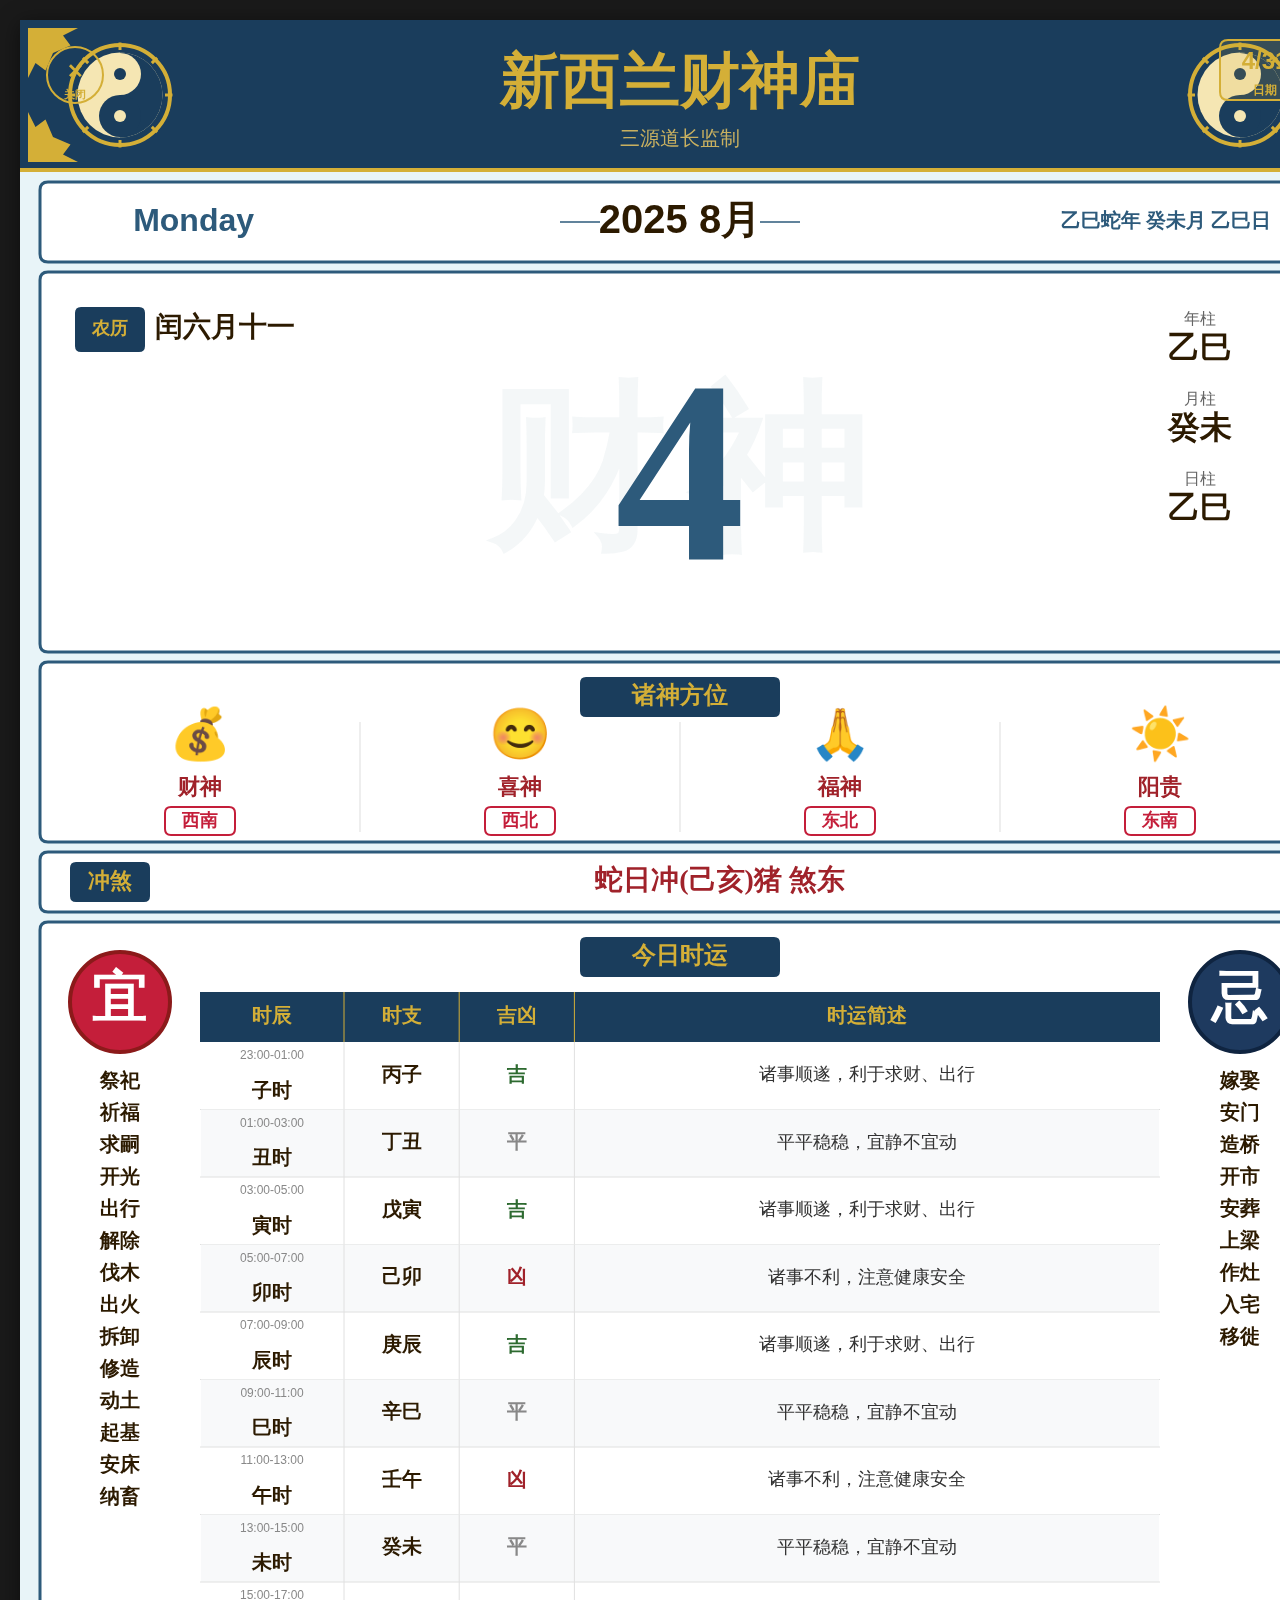
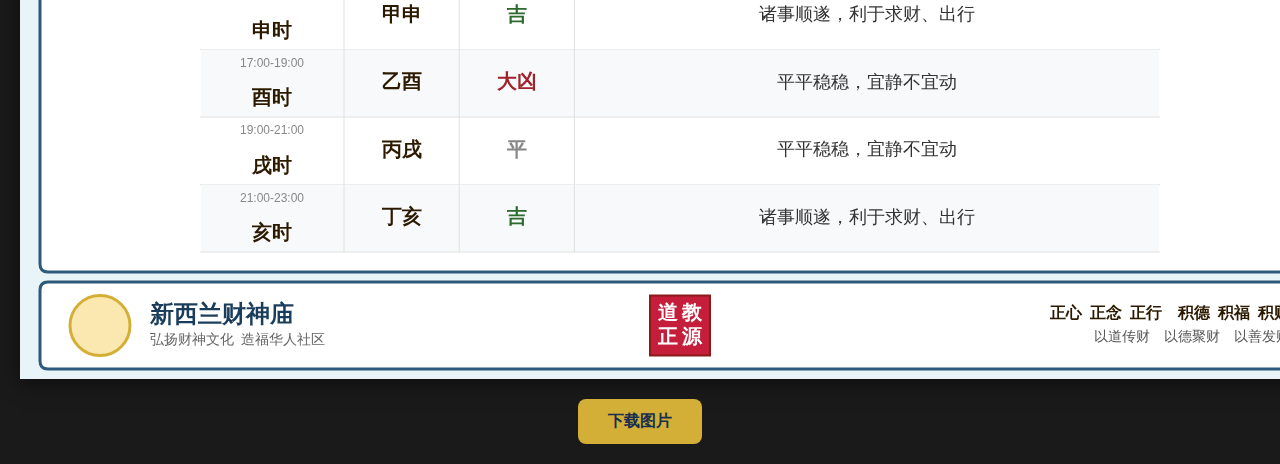
<file: daozhang-canvas-test.html>
<!DOCTYPE html>
<html lang="zh">
<head>
<meta charset="UTF-8"/>
<meta name="viewport" content="width=device-width, initial-scale=1"/>
<title>三源道长版黄历测试</title>
<style>
body {
  margin: 20px;
  background: #1a1a1a;
  font-family: "PingFang SC", "Microsoft YaHei", sans-serif;
}
#canvas {
  display: block;
  margin: 20px auto;
  box-shadow: 0 4px 20px rgba(0,0,0,0.5);
}
button {
  display: block;
  margin: 20px auto;
  padding: 12px 30px;
  font-size: 16px;
  background: #d4af37;
  color: #1a2f4f;
  border: none;
  border-radius: 8px;
  cursor: pointer;
  font-weight: bold;
}
button:hover {
  background: #f0d57a;
}
</style>
</head>
<body>

<canvas id="canvas"></canvas>
<button onclick="downloadImage()">下载图片</button>

<script>
// 测试数据
var testData = {
  date: '2025-08-04',
  weekday: 'Monday',
  lunar_ymd: '闰六月十一',
  year_gz: '乙巳',
  month_gz: '癸未',
  day_gz: '乙巳',
  chong_desc: '蛇日冲(己亥)猪 煞东',
  yi: ['祭祀','祈福','求嗣','开光','出行','解除','伐木','出火','拆卸','修造','动土','起基','安床','纳畜','入殓','安葬','启钻','除服','成服'],
  ji: ['嫁娶','安门','造桥','开市','安葬','上梁','作灶','入宅','移徙'],
  dir: {
    cai: '西南',
    xi: '西北',
    fu: '东北',
    yanggui: '东南'
  }
};

var testHours = [
  {label:'子时',gz:'丙子',luck:'吉',range:'23:00-01:00'},
  {label:'丑时',gz:'丁丑',luck:'平',range:'01:00-03:00'},
  {label:'寅时',gz:'戊寅',luck:'吉',range:'03:00-05:00'},
  {label:'卯时',gz:'己卯',luck:'凶',range:'05:00-07:00'},
  {label:'辰时',gz:'庚辰',luck:'吉',range:'07:00-09:00'},
  {label:'巳时',gz:'辛巳',luck:'平',range:'09:00-11:00'},
  {label:'午时',gz:'壬午',luck:'凶',range:'11:00-13:00'},
  {label:'未时',gz:'癸未',luck:'平',range:'13:00-15:00'},
  {label:'申时',gz:'甲申',luck:'吉',range:'15:00-17:00'},
  {label:'酉时',gz:'乙酉',luck:'大凶',range:'17:00-19:00'},
  {label:'戌时',gz:'丙戌',luck:'平',range:'19:00-21:00'},
  {label:'亥时',gz:'丁亥',luck:'吉',range:'21:00-23:00'}
];

function drawDaozhangCanvas(day, hours) {
  var W = 1320, H = 1959;
  var canvas = document.getElementById('canvas');
  canvas.width = W;
  canvas.height = H;
  var c = canvas.getContext('2d');

  // 颜色常量（完全按照参考图）
  var BG_BLUE   = '#e8f4f8';  // 浅蓝灰背景
  var NAVY      = '#1a3d5c';  // 深蓝（顶部横幅）
  var GOLD      = '#d4af37';  // 金色
  var DARK_BLUE = '#2d5a7b';  // 深蓝（大数字）
  var DARK      = '#2c1a00';  // 深棕黑
  var RED       = '#c41e3a';  // 红色（宜圆章）
  var BLUE_DARK = '#1e3a5f';  // 深蓝（忌圆章）
  var GREEN     = '#2d6a30';  // 绿色（吉）
  var RED_TEXT  = '#a0222a';  // 红色文字

  // 辅助函数
  function rect(x,y,w,h,fill,stroke,lw){
    c.beginPath(); c.rect(x,y,w,h);
    if(fill){ c.fillStyle=fill; c.fill(); }
    if(stroke){ c.strokeStyle=stroke; c.lineWidth=lw||2; c.stroke(); }
  }
  function rrect(x,y,w,h,r,fill,stroke,lw){
    c.beginPath();
    c.moveTo(x+r,y); c.lineTo(x+w-r,y); c.quadraticCurveTo(x+w,y,x+w,y+r);
    c.lineTo(x+w,y+h-r); c.quadraticCurveTo(x+w,y+h,x+w-r,y+h);
    c.lineTo(x+r,y+h); c.quadraticCurveTo(x,y+h,x,y+h-r);
    c.lineTo(x,y+r); c.quadraticCurveTo(x,y,x+r,y);
    c.closePath();
    if(fill){ c.fillStyle=fill; c.fill(); }
    if(stroke){ c.strokeStyle=stroke; c.lineWidth=lw||2; c.stroke(); }
  }
  function hline(y,x1,x2,col,lw){ c.beginPath(); c.moveTo(x1,y); c.lineTo(x2,y); c.strokeStyle=col; c.lineWidth=lw||2; c.stroke(); }
  function vline(x,y1,y2,col,lw){ c.beginPath(); c.moveTo(x,y1); c.lineTo(x,y2); c.strokeStyle=col; c.lineWidth=lw||2; c.stroke(); }
  function txt(str,x,y,font,fill,align,baseline){
    c.font=font; c.fillStyle=fill||DARK;
    c.textAlign=align||'left'; c.textBaseline=baseline||'top';
    c.fillText(str,x,y);
  }
  function circle(x,y,r,fill,stroke,slw){
    c.beginPath(); c.arc(x,y,r,0,Math.PI*2);
    if(fill){ c.fillStyle=fill; c.fill(); }
    if(stroke){ c.strokeStyle=stroke; c.lineWidth=slw||2; c.stroke(); }
  }

  // 八卦图
  function bagua(cx,cy,r){
    c.save();
    // 外圈
    circle(cx,cy,r,null,GOLD,4);
    // 内圈底色
    circle(cx,cy,r*0.85,'#f5e6b3');
    // 太极
    c.beginPath(); c.arc(cx,cy,r*0.85,-Math.PI/2,Math.PI/2); c.fillStyle=NAVY; c.fill();
    circle(cx,cy-r*0.42,r*0.42,'#f5e6b3');
    circle(cx,cy+r*0.42,r*0.42,NAVY);
    circle(cx,cy-r*0.42,r*0.12,NAVY);
    circle(cx,cy+r*0.42,r*0.12,'#f5e6b3');
    // 八卦符号
    for(var i=0;i<8;i++){
      var a = i*Math.PI/4 - Math.PI/2;
      var x1 = cx + Math.cos(a)*r*0.90;
      var y1 = cy + Math.sin(a)*r*0.90;
      var x2 = cx + Math.cos(a)*r*1.05;
      var y2 = cy + Math.sin(a)*r*1.05;
      c.beginPath(); c.moveTo(x1,y1); c.lineTo(x2,y2);
      c.strokeStyle=GOLD; c.lineWidth=3; c.stroke();
    }
    c.restore();
  }

  // 角部装饰
  function cornerDecor(x,y,sz,flipX,flipY){
    c.save();
    c.translate(x,y);
    c.scale(flipX?-1:1, flipY?-1:1);
    c.fillStyle = GOLD;
    c.beginPath();
    c.moveTo(0,0);
    c.lineTo(sz,0);
    c.lineTo(sz*0.7,sz*0.15);
    c.lineTo(sz*0.85,sz*0.35);
    c.lineTo(sz*0.5,sz*0.5);
    c.lineTo(sz*0.35,sz*0.85);
    c.lineTo(sz*0.15,sz*0.7);
    c.lineTo(0,sz);
    c.closePath();
    c.fill();
    c.restore();
  }

  // 解析数据
  var d = new Date(day.date+'T00:00:00');
  var YR = d.getFullYear();
  var MO = (d.getMonth()+1)+'月';
  var DN = d.getDate();
  var DPM = new Date(d.getFullYear(), d.getMonth()+1, 0).getDate();
  var ZIRAN={'子':'鼠','丑':'牛','寅':'虎','卯':'兔','辰':'龙','巳':'蛇','午':'马','未':'羊','申':'猴','酉':'鸡','戌':'狗','亥':'猪'};
  var yZhi=(day.year_gz||'').length>=2?day.year_gz[1]:'';
  var shengxiao = ZIRAN[yZhi]||'';

  // 1. 背景
  rect(0,0,W,H,BG_BLUE);

  // 2. 顶部深蓝横幅
  var TB_H = 150;
  rect(0,0,W,TB_H,NAVY);
  hline(TB_H, 0, W, GOLD, 4);

  // 角部装饰
  cornerDecor(8, 8, 50, false, false);
  cornerDecor(W-8, 8, 50, true, false);
  cornerDecor(8, TB_H-8, 50, false, true);
  cornerDecor(W-8, TB_H-8, 50, true, true);

  // 左右八卦
  bagua(100, TB_H/2, 50);
  bagua(W-100, TB_H/2, 50);

  // 标题
  txt('新西兰财神庙', W/2, TB_H/2-10, 'bold 60px "STKaiti","STSong","PingFang SC",serif', GOLD, 'center','middle');
  txt('三源道长监制', W/2, TB_H/2+35, '20px "STKaiti","PingFang SC",serif', '#c8b060', 'center','top');

  // 左上角：关闭
  circle(55, 55, 28, null, GOLD, 2);
  txt('✕', 55, 42, 'bold 20px "Arial",sans-serif', GOLD, 'center','top');
  txt('关闭', 55, 70, 'bold 11px "STKaiti","PingFang SC",serif', GOLD, 'center','top');

  // 右上角：日期
  rrect(W-120, 20, 90, 60, 8, 'rgba(212,175,55,0.15)', GOLD, 2);
  txt(DN+'/'+DPM, W-75, 42, 'bold 24px "Arial",sans-serif', GOLD, 'center','middle');
  txt('日期', W-75, 65, 'bold 12px "STKaiti","PingFang SC",serif', GOLD, 'center','top');

  // 主体区域
  var BX = 20, BW = W-40;
  var Y = TB_H + 12;

  // 3. 日期行
  var R1H = 80;
  rrect(BX, Y, BW, R1H, 8, '#fff', DARK_BLUE, 3);
  txt(day.weekday, BX+BW*0.12, Y+R1H/2, 'bold 32px "Arial",sans-serif', DARK_BLUE, 'center','middle');
  // 装饰线
  c.save();
  c.strokeStyle = DARK_BLUE; c.lineWidth = 1.5;
  c.beginPath(); c.moveTo(BX+BW/2-120, Y+R1H/2); c.lineTo(BX+BW/2-80, Y+R1H/2); c.stroke();
  c.beginPath(); c.moveTo(BX+BW/2+80, Y+R1H/2); c.lineTo(BX+BW/2+120, Y+R1H/2); c.stroke();
  c.restore();
  txt(YR+' '+MO, BX+BW/2, Y+R1H/2, 'bold 40px "STKaiti","Arial",serif', DARK, 'center','middle');
  var gzLabel = (day.year_gz||'')+shengxiao+'年 '+(day.month_gz||'')+'月 '+(day.day_gz||'')+'日';
  txt(gzLabel, BX+BW*0.88, Y+R1H/2, 'bold 20px "STKaiti","PingFang SC",serif', DARK_BLUE, 'center','middle');
  Y += R1H + 10;

  // 4. 大数字区
  var R2H = 380;
  rrect(BX, Y, BW, R2H, 8, '#fff', DARK_BLUE, 3);

  // 左：农历标签
  var lx = BX+35, ly = Y+35;
  rrect(lx, ly, 70, 45, 6, NAVY);
  txt('农历', lx+35, ly+22, 'bold 18px "STKaiti","PingFang SC",serif', GOLD, 'center','middle');
  txt(day.lunar_ymd, lx+80, ly+22, 'bold 28px "STKaiti","PingFang SC",serif', DARK, 'left','middle');

  // 中：大数字 + 水印
  c.save();
  c.globalAlpha = 0.05;
  c.font = 'bold 180px "STKaiti","PingFang SC",serif';
  c.fillStyle = DARK_BLUE;
  c.textAlign='center'; c.textBaseline='middle';
  c.fillText('财', BX+BW*0.42, Y+R2H*0.55);
  c.fillText('神', BX+BW*0.58, Y+R2H*0.55);
  c.restore();
  txt(String(DN), BX+BW/2, Y+R2H*0.58, 'bold 260px "Georgia","Times New Roman",serif', DARK_BLUE, 'center','middle');

  // 右：年月日柱
  var rx = BX+BW-120, ry = Y+40;
  txt('年柱', rx, ry, '16px "STKaiti","PingFang SC",serif', '#666', 'center','top');
  txt(day.year_gz||'', rx, ry+22, 'bold 32px "STKaiti","PingFang SC",serif', DARK, 'center','top');
  txt('月柱', rx, ry+80, '16px "STKaiti","PingFang SC",serif', '#666', 'center','top');
  txt(day.month_gz||'', rx, ry+102, 'bold 32px "STKaiti","PingFang SC",serif', DARK, 'center','top');
  txt('日柱', rx, ry+160, '16px "STKaiti","PingFang SC",serif', '#666', 'center','top');
  txt(day.day_gz||'', rx, ry+182, 'bold 32px "STKaiti","PingFang SC",serif', DARK, 'center','top');
  Y += R2H + 10;

  // 5. 诸神方位
  var R3H = 180;
  rrect(BX, Y, BW, R3H, 8, '#fff', DARK_BLUE, 3);
  // 标题横幅
  rrect(BX+BW/2-100, Y+15, 200, 40, 6, NAVY);
  txt('诸神方位', BX+BW/2, Y+35, 'bold 24px "STKaiti","PingFang SC",serif', GOLD, 'center','middle');

  // 4个神位（使用emoji）
  var gods = [
    {name:'财神', dir:day.dir.cai||'西南', emoji:'💰'},
    {name:'喜神', dir:day.dir.xi||'西北', emoji:'😊'},
    {name:'福神', dir:day.dir.fu||'东北', emoji:'🙏'},
    {name:'阳贵', dir:day.dir.yanggui||'东南', emoji:'☀️'}
  ];
  var gw = BW/4;
  gods.forEach(function(g,i){
    var gx = BX + i*gw + gw/2;
    if(i>0) vline(BX+i*gw, Y+60, Y+R3H-10, '#ddd', 1);
    // emoji
    txt(g.emoji, gx, Y+75, '50px "Arial",sans-serif', DARK, 'center','middle');
    // 神名
    txt(g.name, gx, Y+115, 'bold 22px "STKaiti","PingFang SC",serif', RED_TEXT, 'center','top');
    // 方位框
    rrect(gx-35, Y+145, 70, 28, 6, '#fff', RED, 2);
    txt(g.dir, gx, Y+159, 'bold 18px "STKaiti","PingFang SC",serif', RED, 'center','middle');
  });
  Y += R3H + 10;

  // 6. 冲煞
  var R4H = 60;
  rrect(BX, Y, BW, R4H, 8, '#fff', DARK_BLUE, 3);
  // 冲煞标签
  rrect(BX+30, Y+R4H/2-20, 80, 40, 6, NAVY);
  txt('冲煞', BX+70, Y+R4H/2, 'bold 22px "STKaiti","PingFang SC",serif', GOLD, 'center','middle');
  txt(day.chong_desc||'', BX+BW/2+40, Y+R4H/2, 'bold 28px "STKaiti","PingFang SC",serif', RED_TEXT, 'center','middle');
  Y += R4H + 10;

  // 7. 宜忌 + 时辰表格
  var R5H = 950;
  rrect(BX, Y, BW, R5H, 8, '#fff', DARK_BLUE, 3);

  // 左：宜圆章
  var yiX = BX+80;
  circle(yiX, Y+80, 50, RED, '#8b1a1a', 4);
  txt('宜', yiX, Y+80, 'bold 56px "STKaiti","PingFang SC",serif', '#fff', 'center','middle');
  // 宜内容（竖排）
  var yiY = Y+150;
  (day.yi||[]).slice(0,14).forEach(function(t){
    if(yiY < Y+R5H-20){
      txt(t, yiX, yiY, 'bold 20px "STKaiti","PingFang SC",serif', DARK, 'center','top');
      yiY += 32;
    }
  });

  // 右：忌圆章
  var jiX = BX+BW-80;
  circle(jiX, Y+80, 50, BLUE_DARK, '#0f2440', 4);
  txt('忌', jiX, Y+80, 'bold 56px "STKaiti","PingFang SC",serif', '#fff', 'center','middle');
  // 忌内容（竖排）
  var jiY = Y+150;
  (day.ji||[]).slice(0,14).forEach(function(t){
    if(jiY < Y+R5H-20){
      txt(t, jiX, jiY, 'bold 20px "STKaiti","PingFang SC",serif', DARK, 'center','top');
      jiY += 32;
    }
  });

  // 中：今日时运
  var midX = BX+160, midW = BW-320;
  rrect(midX+midW/2-100, Y+15, 200, 40, 6, NAVY);
  txt('今日时运', midX+midW/2, Y+35, 'bold 24px "STKaiti","PingFang SC",serif', GOLD, 'center','middle');

  // 时辰表格
  var tblY = Y+70;
  var hdrH = 50;
  // 表头
  rect(midX, tblY, midW, hdrH, NAVY);
  var cols = ['时辰','时支','吉凶','时运简述'];
  var colW = [midW*0.15, midW*0.12, midW*0.12, midW*0.61];
  var cx = midX;
  cols.forEach(function(col,i){
    txt(col, cx+colW[i]/2, tblY+hdrH/2, 'bold 20px "STKaiti","PingFang SC",serif', GOLD, 'center','middle');
    if(i>0) vline(cx, tblY, tblY+hdrH, GOLD, 1);
    cx += colW[i];
  });

  // 时辰数据
  var rowH = (R5H-70-hdrH-20)/12;
  hours.forEach(function(h,i){
    var ry = tblY + hdrH + i*rowH;
    if(i%2===1) rect(midX+1, ry, midW-2, rowH, '#f8f9fa');

    var cx = midX;
    // 时辰
    txt(h.range, cx+colW[0]/2, ry+8, '12px "Arial",sans-serif', '#888', 'center','top');
    txt(h.label, cx+colW[0]/2, ry+rowH-8, 'bold 20px "STKaiti","PingFang SC",serif', DARK, 'center','bottom');
    cx += colW[0];
    vline(cx, ry, ry+rowH, '#e0e0e0', 1);

    // 时支
    txt(h.gz, cx+colW[1]/2, ry+rowH/2, 'bold 20px "STKaiti","PingFang SC",serif', DARK, 'center','middle');
    cx += colW[1];
    vline(cx, ry, ry+rowH, '#e0e0e0', 1);

    // 吉凶
    var luckCol = h.luck==='吉'?GREEN:(h.luck==='凶'||h.luck==='大凶'?RED_TEXT:'#888');
    txt(h.luck, cx+colW[2]/2, ry+rowH/2, 'bold 20px "STKaiti","PingFang SC",serif', luckCol, 'center','middle');
    cx += colW[2];
    vline(cx, ry, ry+rowH, '#e0e0e0', 1);

    // 简述
    var desc = h.luck==='吉'?'诸事顺遂，利于求财、出行':(h.luck==='凶'?'诸事不利，注意健康安全':'平平稳稳，宜静不宜动');
    txt(desc, cx+colW[3]/2, ry+rowH/2, '18px "STKaiti","PingFang SC",serif', '#333', 'center','middle');

    hline(ry+rowH, midX, midX+midW, '#e0e0e0', 1);
  });
  Y += R5H + 10;

  // 8. 底部
  var R6H = H - Y - 10;
  rrect(BX, Y, BW, R6H, 8, '#fff', DARK_BLUE, 3);

  // 左：logo
  var logoX = BX+60, logoY = Y+R6H/2;
  circle(logoX, logoY, 30, '#fbe8b0', GOLD, 3);
  txt('新西兰财神庙', logoX+50, logoY-10, 'bold 24px "STKaiti","PingFang SC",serif', NAVY, 'left','middle');
  txt('弘扬财神文化  造福华人社区', logoX+50, logoY+15, '14px "STKaiti","PingFang SC",serif', '#666', 'left','middle');

  // 中：印章
  var sealX = BX+BW/2, sealY = Y+R6H/2;
  rect(sealX-30, sealY-30, 60, 60, RED, '#8b1a1a', 2);
  c.save();
  c.fillStyle = '#fff';
  c.font = 'bold 20px "STKaiti","PingFang SC",serif';
  c.textAlign = 'center'; c.textBaseline='middle';
  c.fillText('道', sealX-12, sealY-12);
  c.fillText('教', sealX+12, sealY-12);
  c.fillText('正', sealX-12, sealY+12);
  c.fillText('源', sealX+12, sealY+12);
  c.restore();

  // 右：座右铭
  txt('正心  正念  正行    积德  积福  积财', BX+BW-30, Y+R6H/2-12, 'bold 16px "STKaiti","PingFang SC",serif', DARK, 'right','middle');
  txt('以道传财    以德聚财    以善发财', BX+BW-30, Y+R6H/2+12, '14px "STKaiti","PingFang SC",serif', '#555', 'right','middle');
}

function downloadImage() {
  var canvas = document.getElementById('canvas');
  var link = document.createElement('a');
  link.download = '三源道长版黄历_' + testData.date + '.png';
  link.href = canvas.toDataURL('image/png');
  link.click();
}

// 自动绘制
drawDaozhangCanvas(testData, testHours);
</script>

</body>
</html>
</file>
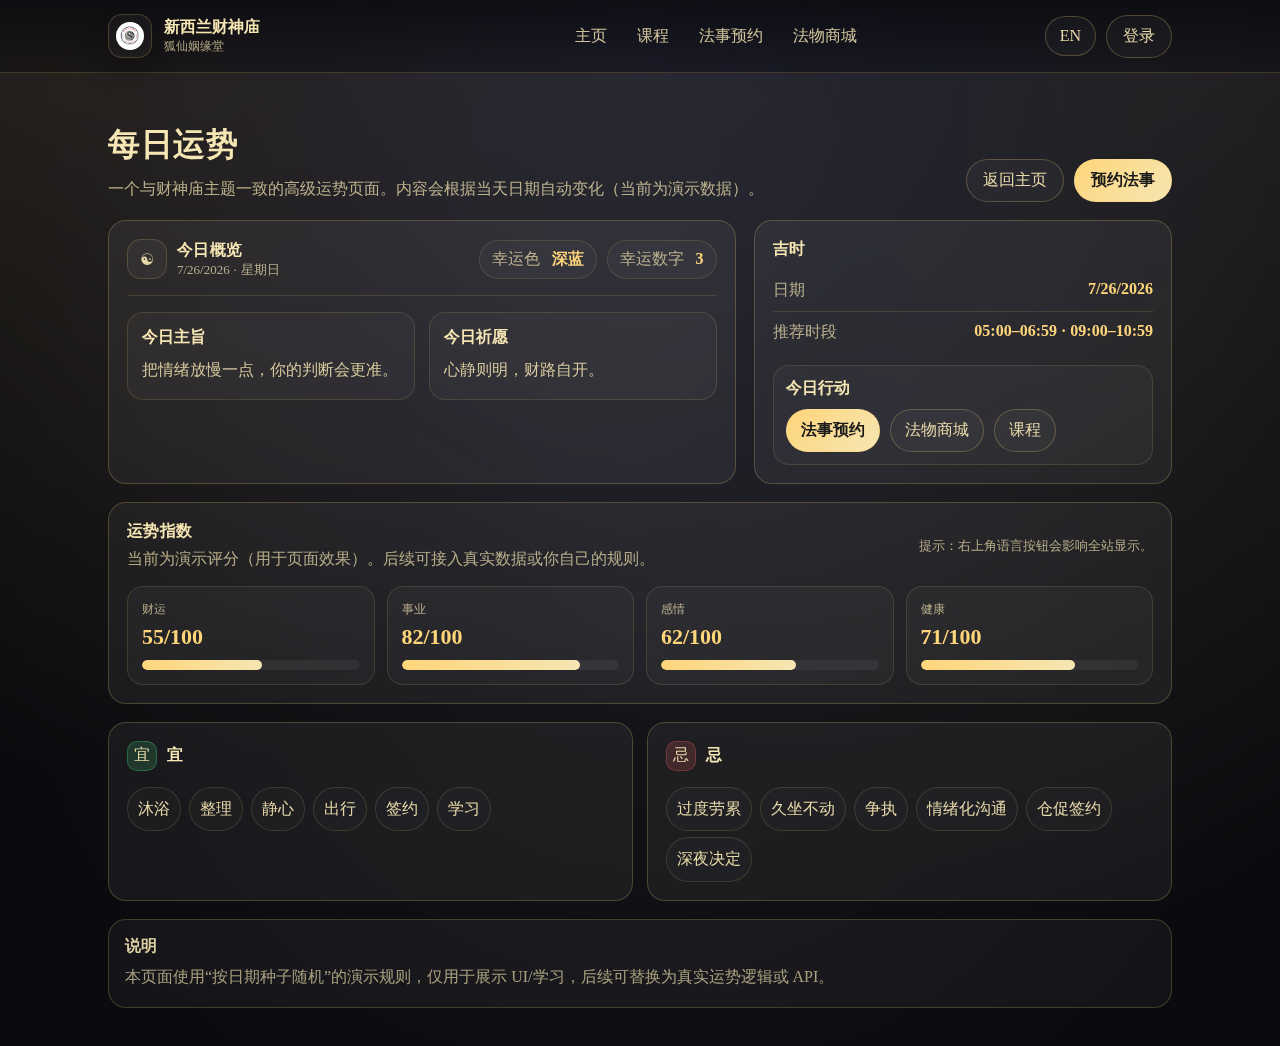
<file: fortune.html>
<!DOCTYPE html>
<html lang="en">
<head>
  <meta charset="UTF-8"/>
  <meta name="viewport" content="width=device-width, initial-scale=1"/>
  <title>Daily Fortune</title>
  <link rel="stylesheet" href="style.css">
</head>
<body>
<div class="bg-ornament"></div>
<header class="topbar">
  <div class="topbar-inner">
    <a class="brand" href="index.html">
      <div class="brand-mark brand-logo-wrap" aria-hidden="true">
        <img class="brand-logo" src="images/logo.jpg" alt="NZ Temple Logo" />
      </div>

      <div class="brand-text">
        <div class="brand-title">
          <span class="lang-en">New Zealand God of Wealth Temple</span>
          <span class="lang-zh">新西兰财神庙</span>
        </div>
        <div class="brand-subtitle">
          <span class="lang-en">Fox Spirit Relationship Hall</span>
          <span class="lang-zh">狐仙姻缘堂</span>
        </div>
      </div>
    </a>

    <nav class="navlinks" aria-label="Primary">
      <a href="index.html"><span class="lang-en">Home</span><span class="lang-zh">主页</span></a>
      <a href="courses.html"><span class="lang-en">Courses</span><span class="lang-zh">课程</span></a>
      <a href="booking.html"><span class="lang-en">Ritual Booking</span><span class="lang-zh">法事预约</span></a>
      <a href="shop.html"><span class="lang-en">Shop</span><span class="lang-zh">法物商城</span></a>
    </nav>

    <div class="topbar-actions">
      <button class="btn btn-ghost btn-lang" type="button" id="langToggle" aria-label="Toggle language">
        <span class="lang-en">中文</span>
        <span class="lang-zh">EN</span>
      </button>

      <a class="btn btn-ghost" href="login.html">
        <span class="lang-en">Login</span><span class="lang-zh">登录</span>
      </a>
    </div>
  </div>

  <script>
    (function () {
      var key = 'lang';
      var root = document.documentElement;

      // Default language: zh (persisted across all pages)
      var saved = localStorage.getItem(key);
      var lang = (saved === 'zh' || saved === 'en') ? saved : 'zh';
      root.setAttribute('data-lang', lang);

      var btn = document.getElementById('langToggle');
      if (!btn) return;

      btn.addEventListener('click', function () {
        var cur = root.getAttribute('data-lang') || 'zh';
        var next = (cur === 'zh') ? 'en' : 'zh';
        root.setAttribute('data-lang', next);
        localStorage.setItem(key, next);
        window.dispatchEvent(new Event('langchange'));
      });
    })();
  </script>
</header>

<main class="container">
  <!-- Page Title -->
  <section style="padding:10px 0 18px;">
    <div style="display:flex;align-items:flex-end;justify-content:space-between;gap:12px;flex-wrap:wrap;">
      <div>
        <h1 style="color:var(--gold);margin:10px 0 8px;letter-spacing:.6px;">
          <span class="lang-en">Daily Fortune</span>
          <span class="lang-zh">每日运势</span>
        </h1>
        <div style="opacity:.78;line-height:1.7;max-width:760px;">
          <span class="lang-en">A calm, elegant fortune page that matches the temple theme. Content updates by today’s date (demo data for now).</span>
          <span class="lang-zh">一个与财神庙主题一致的高级运势页面。内容会根据当天日期自动变化（当前为演示数据）。</span>
        </div>
      </div>

      <div style="display:flex;gap:10px;flex-wrap:wrap;justify-content:flex-end;">
        <a class="btn btn-ghost" href="index.html">
          <span class="lang-en">Back to Home</span>
          <span class="lang-zh">返回主页</span>
        </a>
        <a class="btn btn-gold" href="booking.html">
          <span class="lang-en">Book a Ritual</span>
          <span class="lang-zh">预约法事</span>
        </a>
      </div>
    </div>
  </section>

  <!-- Top Summary Cards -->
  <section style="display:grid;grid-template-columns:1.2fr .8fr;gap:18px;padding:0 0 18px;">
    <div class="glass-card" style="padding:18px;">
      <div style="display:flex;align-items:center;justify-content:space-between;gap:12px;flex-wrap:wrap;">
        <div style="display:flex;align-items:center;gap:10px;">
          <div style="width:40px;height:40px;border-radius:14px;display:flex;align-items:center;justify-content:center;background:rgba(255,255,255,.04);border:1px solid rgba(255,213,122,.18);">☯</div>
          <div>
            <div style="font-weight:800;color:var(--gold);letter-spacing:.4px;">
              <span class="lang-en">Today’s Overview</span>
              <span class="lang-zh">今日概览</span>
            </div>
            <div id="fortuneSub" style="opacity:.75;font-size:13px;"></div>
          </div>
        </div>
        <div style="display:flex;gap:10px;flex-wrap:wrap;justify-content:flex-end;">
          <div style="border:1px solid rgba(255,213,122,.14);background:rgba(255,255,255,.03);border-radius:999px;padding:8px 12px;">
            <span style="opacity:.75;">
              <span class="lang-en">Lucky Color</span>
              <span class="lang-zh">幸运色</span>
            </span>
            <span id="luckyColor" style="margin-left:8px;color:var(--gold2);font-weight:800;"></span>
          </div>
          <div style="border:1px solid rgba(255,213,122,.14);background:rgba(255,255,255,.03);border-radius:999px;padding:8px 12px;">
            <span style="opacity:.75;">
              <span class="lang-en">Lucky Number</span>
              <span class="lang-zh">幸运数字</span>
            </span>
            <span id="luckyNumber" style="margin-left:8px;color:var(--gold2);font-weight:800;"></span>
          </div>
        </div>
      </div>

      <div style="height:1px;background:rgba(255,213,122,.14);margin:16px 0;"></div>

      <div style="display:grid;grid-template-columns:1fr 1fr;gap:14px;">
        <div style="border:1px solid rgba(255,213,122,.14);border-radius:16px;padding:14px;background:rgba(255,255,255,.03);">
          <div style="font-weight:800;color:var(--gold);margin-bottom:8px;">
            <span class="lang-en">Key Message</span>
            <span class="lang-zh">今日主旨</span>
          </div>
          <div id="keyMessage" style="opacity:.9;line-height:1.8;"></div>
        </div>
        <div style="border:1px solid rgba(255,213,122,.14);border-radius:16px;padding:14px;background:rgba(255,255,255,.03);">
          <div style="font-weight:800;color:var(--gold);margin-bottom:8px;">
            <span class="lang-en">Mantra</span>
            <span class="lang-zh">今日祈愿</span>
          </div>
          <div id="mantra" style="opacity:.9;line-height:1.8;"></div>
        </div>
      </div>
    </div>

    <div class="glass-card" style="padding:18px;">
      <div style="font-weight:800;color:var(--gold);margin-bottom:10px;">
        <span class="lang-en">Lucky Hours</span>
        <span class="lang-zh">吉时</span>
      </div>
      <div style="display:flex;justify-content:space-between;gap:10px;padding:10px 0;border-bottom:1px solid rgba(255,213,122,.14);">
        <span style="opacity:.75;">
          <span class="lang-en">Date</span>
          <span class="lang-zh">日期</span>
        </span>
        <span id="todayText" style="color:var(--gold2);font-weight:800;"></span>
      </div>
      <div style="display:flex;justify-content:space-between;gap:10px;padding:10px 0;">
        <span style="opacity:.75;">
          <span class="lang-en">Best Time Windows</span>
          <span class="lang-zh">推荐时段</span>
        </span>
        <span id="bestHours" style="color:var(--gold2);font-weight:800;text-align:right;"></span>
      </div>

      <div style="margin-top:12px;border:1px solid rgba(255,213,122,.14);border-radius:16px;padding:12px;background:rgba(255,255,255,.03);">
        <div style="font-weight:800;color:var(--gold);margin-bottom:10px;">
          <span class="lang-en">Today’s Actions</span>
          <span class="lang-zh">今日行动</span>
        </div>
        <div style="display:flex;gap:10px;flex-wrap:wrap;">
          <a class="btn btn-gold" style="padding:10px 14px;" href="booking.html">
            <span class="lang-en">Ritual Booking</span>
            <span class="lang-zh">法事预约</span>
          </a>
          <a class="btn btn-ghost" style="padding:10px 14px;" href="shop.html">
            <span class="lang-en">Temple Shop</span>
            <span class="lang-zh">法物商城</span>
          </a>
          <a class="btn btn-ghost" style="padding:10px 14px;" href="courses.html">
            <span class="lang-en">Courses</span>
            <span class="lang-zh">课程</span>
          </a>
        </div>
      </div>
    </div>
  </section>

  <!-- Scoreboard -->
  <section class="glass-card" style="padding:18px;">
    <div style="display:flex;align-items:center;justify-content:space-between;gap:12px;flex-wrap:wrap;">
      <div>
        <div style="font-weight:800;color:var(--gold);letter-spacing:.4px;">
          <span class="lang-en">Fortune Scores</span>
          <span class="lang-zh">运势指数</span>
        </div>
        <div style="opacity:.75;margin-top:4px;line-height:1.6;">
          <span class="lang-en">Demo scoring for UI. Later you can connect it to real data or your own rules.</span>
          <span class="lang-zh">当前为演示评分（用于页面效果）。后续可接入真实数据或你自己的规则。</span>
        </div>
      </div>
      <div style="opacity:.75;font-size:13px;">
        <span class="lang-en">Tip: language button affects the whole site.</span>
        <span class="lang-zh">提示：右上角语言按钮会影响全站显示。</span>
      </div>
    </div>

    <div style="display:grid;grid-template-columns:repeat(4,1fr);gap:12px;margin-top:14px;">
      <div style="border:1px solid rgba(255,213,122,.14);border-radius:16px;padding:14px;background:rgba(255,255,255,.03);">
        <div style="opacity:.75;font-size:12px;">
          <span class="lang-en">Wealth</span>
          <span class="lang-zh">财运</span>
        </div>
        <div id="scoreWealth" style="margin-top:6px;font-weight:900;color:var(--gold2);font-size:22px;"></div>
        <div id="barWealth" style="margin-top:10px;height:10px;border-radius:999px;background:rgba(255,255,255,.06);overflow:hidden;"></div>
      </div>
      <div style="border:1px solid rgba(255,213,122,.14);border-radius:16px;padding:14px;background:rgba(255,255,255,.03);">
        <div style="opacity:.75;font-size:12px;">
          <span class="lang-en">Career</span>
          <span class="lang-zh">事业</span>
        </div>
        <div id="scoreCareer" style="margin-top:6px;font-weight:900;color:var(--gold2);font-size:22px;"></div>
        <div id="barCareer" style="margin-top:10px;height:10px;border-radius:999px;background:rgba(255,255,255,.06);overflow:hidden;"></div>
      </div>
      <div style="border:1px solid rgba(255,213,122,.14);border-radius:16px;padding:14px;background:rgba(255,255,255,.03);">
        <div style="opacity:.75;font-size:12px;">
          <span class="lang-en">Love</span>
          <span class="lang-zh">感情</span>
        </div>
        <div id="scoreLove" style="margin-top:6px;font-weight:900;color:var(--gold2);font-size:22px;"></div>
        <div id="barLove" style="margin-top:10px;height:10px;border-radius:999px;background:rgba(255,255,255,.06);overflow:hidden;"></div>
      </div>
      <div style="border:1px solid rgba(255,213,122,.14);border-radius:16px;padding:14px;background:rgba(255,255,255,.03);">
        <div style="opacity:.75;font-size:12px;">
          <span class="lang-en">Health</span>
          <span class="lang-zh">健康</span>
        </div>
        <div id="scoreHealth" style="margin-top:6px;font-weight:900;color:var(--gold2);font-size:22px;"></div>
        <div id="barHealth" style="margin-top:10px;height:10px;border-radius:999px;background:rgba(255,255,255,.06);overflow:hidden;"></div>
      </div>
    </div>
  </section>

  <!-- Do / Don't -->
  <section style="padding:18px 0 0;">
    <div style="display:grid;grid-template-columns:1fr 1fr;gap:14px;">
      <div class="glass-card" style="padding:18px;">
        <div style="display:flex;align-items:center;gap:10px;margin-bottom:10px;">
          <div style="width:30px;height:30px;border-radius:10px;display:flex;align-items:center;justify-content:center;background:rgba(70,200,120,.18);border:1px solid rgba(70,200,120,.35);">宜</div>
          <div style="font-weight:900;color:var(--gold);">
            <span class="lang-en">Recommended</span>
            <span class="lang-zh">宜</span>
          </div>
        </div>
        <div id="yiList" style="line-height:1.9;"></div>
      </div>

      <div class="glass-card" style="padding:18px;">
        <div style="display:flex;align-items:center;gap:10px;margin-bottom:10px;">
          <div style="width:30px;height:30px;border-radius:10px;display:flex;align-items:center;justify-content:center;background:rgba(220,90,90,.18);border:1px solid rgba(220,90,90,.35);">忌</div>
          <div style="font-weight:900;color:var(--gold);">
            <span class="lang-en">Avoid</span>
            <span class="lang-zh">忌</span>
          </div>
        </div>
        <div id="jiList" style="line-height:1.9;"></div>
      </div>
    </div>
  </section>

  <!-- Footer Note -->
  <section style="padding:18px 0 8px;">
    <div class="glass-card" style="padding:16px;opacity:.9;">
      <div style="font-weight:800;color:var(--gold);margin-bottom:6px;">
        <span class="lang-en">Note</span>
        <span class="lang-zh">说明</span>
      </div>
      <div style="opacity:.78;line-height:1.8;">
        <span class="lang-en">This page uses demo rules and seed-by-date randomness. It is for UI/learning only and can be replaced with real fortune logic or API later.</span>
        <span class="lang-zh">本页面使用“按日期种子随机”的演示规则，仅用于展示 UI/学习，后续可替换为真实运势逻辑或 API。</span>
      </div>
    </div>
  </section>
</main>

<script>
  (function () {
    var root = document.documentElement;
    var key = 'lang';

    // Ensure lang attribute exists (works even if header script runs later)
    var saved = localStorage.getItem(key);
    var lang = (root.getAttribute('data-lang') === 'en' || root.getAttribute('data-lang') === 'zh')
      ? root.getAttribute('data-lang')
      : ((saved === 'en' || saved === 'zh') ? saved : 'zh');
    root.setAttribute('data-lang', lang);

    function getLang(){
      var cur = root.getAttribute('data-lang');
      return (cur === 'en' || cur === 'zh') ? cur : 'zh';
    }

    function pad2(n){ return (n < 10 ? '0' : '') + n; }

    function seedFromDate(date){
      return Number(String(date.getFullYear()) + pad2(date.getMonth()+1) + pad2(date.getDate()));
    }

    function mulberry32(a) {
      return function() {
        var t = a += 0x6D2B79F5;
        t = Math.imul(t ^ (t >>> 15), t | 1);
        t ^= t + Math.imul(t ^ (t >>> 7), t | 61);
        return ((t ^ (t >>> 14)) >>> 0) / 4294967296;
      }
    }

    function pickN(rng, arr, n){
      var copy = arr.slice();
      var out = [];
      while (out.length < n && copy.length) {
        var idx = Math.floor(rng() * copy.length);
        out.push(copy.splice(idx, 1)[0]);
      }
      return out;
    }

    function toPills(list){
      return list.map(function (t) {
        return '<span style="display:inline-block;margin:6px 8px 0 0;padding:6px 10px;border-radius:999px;border:1px solid rgba(255,213,122,.14);background:rgba(255,255,255,.02);">' + t + '</span>';
      }).join('');
    }

    function setBar(el, score){
      if (!el) return;
      var pct = Math.max(0, Math.min(100, score));
      el.innerHTML = '<div style="height:100%;width:' + pct + '%;border-radius:999px;background:linear-gradient(90deg,var(--gold2),var(--gold));"></div>';
    }

    var d = new Date();
    var seed = seedFromDate(d);
    var rng = mulberry32(seed);

    // Date
    var todayEl = document.getElementById('todayText');
    if (todayEl) todayEl.textContent = d.toLocaleDateString();

    // Lucky hours
    var hours = [
      { t: '03:00–04:59', s: '平' },
      { t: '05:00–06:59', s: '吉' },
      { t: '07:00–08:59', s: '凶' },
      { t: '09:00–10:59', s: '吉' },
      { t: '11:00–12:59', s: '吉' },
      { t: '13:00–14:59', s: '凶' },
      { t: '15:00–16:59', s: '吉' },
      { t: '17:00–18:59', s: '平' },
      { t: '19:00–20:59', s: '凶' },
      { t: '21:00–22:59', s: '吉' },
      { t: '23:00–00:59', s: '平' },
      { t: '01:00–02:59', s: '凶' }
    ];
    var lucky = hours.filter(function(h){ return h.s === '吉'; }).map(function(h){ return h.t; });
    var bestHours = document.getElementById('bestHours');
    if (bestHours) bestHours.textContent = (lucky.slice(0,2).join(' · ') || '09:00–10:59 · 15:00–16:59');

    // Pools
    var luckyColorsZh = ['金色', '米白', '琥珀', '墨绿', '深蓝'];
    var luckyColorsEn = ['Gold', 'Ivory', 'Amber', 'Emerald', 'Deep Blue'];

    var keyMsgZh = [
      '稳住节奏，先做最重要的一件事，今天就会顺起来。',
      '财气在“细节”里：核对、整理、复盘会带来好运。',
      '遇到机会先别急着答应，确认规则后再行动。',
      '把情绪放慢一点，你的判断会更准。'
    ];
    var keyMsgEn = [
      'Hold a steady rhythm. Finish the most important task first and the day will flow.',
      'Wealth hides in details: review, organize, and double-check to invite luck.',
      'When an opportunity appears, confirm the rules before you commit.',
      'Slow down your emotions and your judgment becomes sharper.'
    ];

    var mantraZh = [
      '心静则明，财路自开。',
      '诚心所愿，皆得圆满。',
      '一步一印，福运相随。'
    ];
    var mantraEn = [
      'A calm mind sees clearly; wealth finds its way.',
      'With sincerity, wishes turn into blessings.',
      'Step by step, fortune follows.'
    ];

    var yiPoolZh = ['祈福','纳财','出行','会友','开市','签约','学习','整理','沐浴','静心'];
    var yiPoolEn = ['Pray','Wealth','Travel','Meet friends','Open business','Sign contract','Study','Organize','Cleanse','Meditation'];

    var jiPoolZh = ['争执','冲动消费','深夜决定','大额借贷','口舌是非','情绪化沟通','仓促签约','拖延','过度劳累','久坐不动'];
    var jiPoolEn = ['Argue','Impulse spending','Late-night decisions','Big loans','Gossip','Emotional talk','Hasty signing','Procrastination','Overwork','Sitting too long'];

    function render(){
      // Re-seed to keep deterministic for the date
      rng = mulberry32(seed);

      var l = getLang();

      // Sub title
      var fortuneSub = document.getElementById('fortuneSub');
      if (fortuneSub) {
        var weekdayEn = d.toLocaleDateString(undefined, { weekday: 'long' });
        var weekdayZh = d.toLocaleDateString('zh-CN', { weekday: 'long' });
        fortuneSub.textContent = (l === 'en')
          ? (d.toLocaleDateString() + ' · ' + weekdayEn)
          : (d.toLocaleDateString() + ' · ' + weekdayZh);
      }

      // Lucky color & number
      var lc = (l === 'en') ? luckyColorsEn : luckyColorsZh;
      var luckyColor = document.getElementById('luckyColor');
      if (luckyColor) luckyColor.textContent = lc[Math.floor(rng()*lc.length)];

      var luckyNumber = document.getElementById('luckyNumber');
      if (luckyNumber) luckyNumber.textContent = String(1 + Math.floor(rng()*9));

      // Key message
      var km = (l === 'en') ? keyMsgEn : keyMsgZh;
      var keyMessage = document.getElementById('keyMessage');
      if (keyMessage) keyMessage.textContent = km[Math.floor(rng()*km.length)];

      // Mantra
      var mt = (l === 'en') ? mantraEn : mantraZh;
      var mantra = document.getElementById('mantra');
      if (mantra) mantra.textContent = mt[Math.floor(rng()*mt.length)];

      // Scores
      var scoreWealth = 55 + Math.floor(rng()*41);
      var scoreCareer = 50 + Math.floor(rng()*46);
      var scoreLove   = 45 + Math.floor(rng()*51);
      var scoreHealth = 55 + Math.floor(rng()*41);

      var sw = document.getElementById('scoreWealth');
      var sc = document.getElementById('scoreCareer');
      var sl = document.getElementById('scoreLove');
      var sh = document.getElementById('scoreHealth');

      if (sw) sw.textContent = scoreWealth + '/100';
      if (sc) sc.textContent = scoreCareer + '/100';
      if (sl) sl.textContent = scoreLove + '/100';
      if (sh) sh.textContent = scoreHealth + '/100';

      setBar(document.getElementById('barWealth'), scoreWealth);
      setBar(document.getElementById('barCareer'), scoreCareer);
      setBar(document.getElementById('barLove'), scoreLove);
      setBar(document.getElementById('barHealth'), scoreHealth);

      // Do / Don't
      var yi = pickN(rng, (l === 'en') ? yiPoolEn : yiPoolZh, 6);
      var ji = pickN(rng, (l === 'en') ? jiPoolEn : jiPoolZh, 6);

      var yiEl = document.getElementById('yiList');
      var jiEl = document.getElementById('jiList');
      if (yiEl) yiEl.innerHTML = toPills(yi);
      if (jiEl) jiEl.innerHTML = toPills(ji);
    }

    render();

    // Re-render when header toggles language
    window.addEventListener('langchange', function(){
      render();
    });
  })();
</script>

<style>
  @media (max-width: 900px) {
    main.container > section:nth-of-type(2) { grid-template-columns: 1fr !important; }
    main.container > section:nth-of-type(3) > div { grid-template-columns: repeat(2, 1fr) !important; }
  }
  @media (max-width: 520px) {
    main.container > section:nth-of-type(3) > div { grid-template-columns: 1fr !important; }
  }
</style>

</body>
</html>
</file>
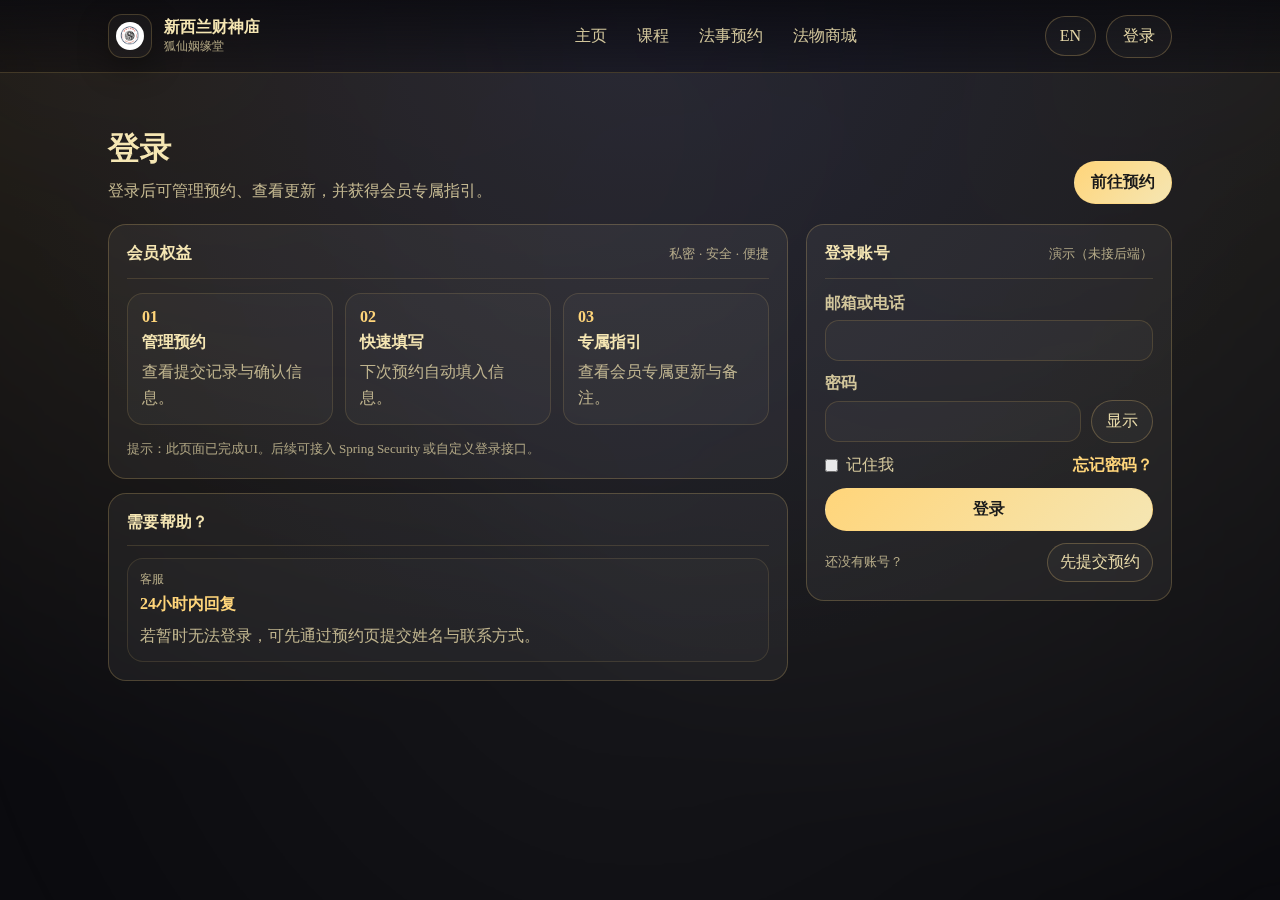
<file: login.html>
<!DOCTYPE html>
<html lang="en">
<head>
  <meta charset="UTF-8"/>
  <meta name="viewport" content="width=device-width, initial-scale=1"/>
  <title>Login</title>
  <link rel="stylesheet" href="style.css">
</head>
<body class="page-login">

<div class="bg-ornament"></div>
<header class="topbar">
  <div class="topbar-inner">
    <a class="brand" href="index.html">
      <div class="brand-mark brand-logo-wrap" aria-hidden="true">
        <img class="brand-logo" src="images/logo.jpg" alt="NZ Temple Logo" />
      </div>

      <div class="brand-text">
        <div class="brand-title">
          <span class="lang-en">New Zealand God of Wealth Temple</span>
          <span class="lang-zh">新西兰财神庙</span>
        </div>
        <div class="brand-subtitle">
          <span class="lang-en">Fox Spirit Relationship Hall</span>
          <span class="lang-zh">狐仙姻缘堂</span>
        </div>
      </div>
    </a>

    <nav class="navlinks" aria-label="Primary">
      <a href="index.html"><span class="lang-en">Home</span><span class="lang-zh">主页</span></a>
      <a href="courses.html"><span class="lang-en">Courses</span><span class="lang-zh">课程</span></a>
      <a href="booking.html"><span class="lang-en">Ritual Booking</span><span class="lang-zh">法事预约</span></a>
      <a href="shop.html"><span class="lang-en">Shop</span><span class="lang-zh">法物商城</span></a>
    </nav>

    <div class="topbar-actions">
      <button class="btn btn-ghost btn-lang" type="button" id="langToggle" aria-label="Toggle language">
        <span class="lang-en">中文</span>
        <span class="lang-zh">EN</span>
      </button>

      <a class="btn btn-ghost" href="login.html">
        <span class="lang-en">Login</span><span class="lang-zh">登录</span>
      </a>
    </div>
  </div>

  <script>
    (function () {
      var key = 'lang';
      var root = document.documentElement;

      // Default language: zh (persisted across all pages)
      var saved = localStorage.getItem(key);
      var lang = (saved === 'zh' || saved === 'en') ? saved : 'zh';
      root.setAttribute('data-lang', lang);

      var btn = document.getElementById('langToggle');
      if (!btn) return;

      btn.addEventListener('click', function () {
        var cur = root.getAttribute('data-lang') || 'zh';
        var next = (cur === 'zh') ? 'en' : 'zh';
        root.setAttribute('data-lang', next);
        localStorage.setItem(key, next);
        window.dispatchEvent(new Event('langchange'));
      });
    })();
  </script>
</header>

<main class="container">
  <!-- Page Header -->
  <section style="padding:14px 0 10px;">
    <div style="display:flex;align-items:flex-end;justify-content:space-between;gap:14px;flex-wrap:wrap;">
      <div>
        <h1 style="color:var(--gold);margin:10px 0 6px;letter-spacing:.4px;text-transform:capitalize;">
          <span class="lang-en">Login</span>
          <span class="lang-zh">登录</span>
        </h1>
        <p style="opacity:.82;line-height:1.7;max-width:760px;">
          <span class="lang-en">Sign in to manage your bookings, view updates, and access member-only guidance.</span>
          <span class="lang-zh">登录后可管理预约、查看更新，并获得会员专属指引。</span>
        </p>
      </div>

      <a class="btn btn-gold" href="booking.html" style="white-space:nowrap;">
        <span class="lang-en">Go to Booking</span>
        <span class="lang-zh">前往预约</span>
      </a>
    </div>
  </section>

  <!-- Content -->
  <section class="hero" style="padding-top:10px;">
    <!-- Left: benefits / trust -->
    <div>
      <div class="glass-card" style="padding:18px;">
        <div style="display:flex;align-items:center;justify-content:space-between;gap:10px;flex-wrap:wrap;">
          <div style="font-weight:900;color:var(--gold);letter-spacing:.3px;">
            <span class="lang-en">Member Benefits</span>
            <span class="lang-zh">会员权益</span>
          </div>
          <div style="opacity:.72;font-size:13px;">
            <span class="lang-en">Private · Secure · Fast</span>
            <span class="lang-zh">私密 · 安全 · 便捷</span>
          </div>
        </div>

        <div style="height:1px;background:rgba(255,213,122,.14);margin:14px 0;"></div>

        <div style="display:grid;grid-template-columns:repeat(3,1fr);gap:12px;">
          <div style="border:1px solid rgba(255,213,122,.14);border-radius:16px;padding:14px;background:rgba(255,255,255,.03);">
            <div style="font-weight:900;color:var(--gold2);">01</div>
            <div style="margin-top:6px;font-weight:900;color:var(--gold);">
              <span class="lang-en">Manage Bookings</span>
              <span class="lang-zh">管理预约</span>
            </div>
            <div style="opacity:.78;line-height:1.6;margin-top:6px;">
              <span class="lang-en">Review your requests and confirmations.</span>
              <span class="lang-zh">查看提交记录与确认信息。</span>
            </div>
          </div>

          <div style="border:1px solid rgba(255,213,122,.14);border-radius:16px;padding:14px;background:rgba(255,255,255,.03);">
            <div style="font-weight:900;color:var(--gold2);">02</div>
            <div style="margin-top:6px;font-weight:900;color:var(--gold);">
              <span class="lang-en">Saved Details</span>
              <span class="lang-zh">快速填写</span>
            </div>
            <div style="opacity:.78;line-height:1.6;margin-top:6px;">
              <span class="lang-en">Auto-fill your contact info for next time.</span>
              <span class="lang-zh">下次预约自动填入信息。</span>
            </div>
          </div>

          <div style="border:1px solid rgba(255,213,122,.14);border-radius:16px;padding:14px;background:rgba(255,255,255,.03);">
            <div style="font-weight:900;color:var(--gold2);">03</div>
            <div style="margin-top:6px;font-weight:900;color:var(--gold);">
              <span class="lang-en">Member Guidance</span>
              <span class="lang-zh">专属指引</span>
            </div>
            <div style="opacity:.78;line-height:1.6;margin-top:6px;">
              <span class="lang-en">Access extra notes and updates.</span>
              <span class="lang-zh">查看会员专属更新与备注。</span>
            </div>
          </div>
        </div>

        <div style="margin-top:14px;opacity:.7;font-size:13px;line-height:1.6;">
          <span class="lang-en">Tip: This page is UI-ready. You can later connect it to Spring Security or your own login endpoint.</span>
          <span class="lang-zh">提示：此页面已完成UI。后续可接入 Spring Security 或自定义登录接口。</span>
        </div>
      </div>

      <div class="glass-card" style="padding:18px;margin-top:14px;">
        <div style="font-weight:900;color:var(--gold);letter-spacing:.3px;margin-bottom:10px;">
          <span class="lang-en">Need help?</span>
          <span class="lang-zh">需要帮助？</span>
        </div>
        <div style="height:1px;background:rgba(255,213,122,.14);margin:12px 0;"></div>
        <div style="display:grid;gap:10px;">
          <div style="border:1px solid rgba(255,213,122,.12);border-radius:16px;padding:12px;background:rgba(255,255,255,.02);">
            <div style="opacity:.75;font-size:12px;">
              <span class="lang-en">Support</span>
              <span class="lang-zh">客服</span>
            </div>
            <div style="margin-top:6px;font-weight:900;color:var(--gold2);">
              <span class="lang-en">Reply within 24 hours</span>
              <span class="lang-zh">24小时内回复</span>
            </div>
            <div style="margin-top:8px;opacity:.8;line-height:1.6;">
              <span class="lang-en">If you cannot sign in, please send your name + contact via the booking page.</span>
              <span class="lang-zh">若暂时无法登录，可先通过预约页提交姓名与联系方式。</span>
            </div>
          </div>
        </div>
      </div>
    </div>

    <!-- Right: login form -->
    <div class="glass-card" style="padding:18px;">
      <div style="display:flex;align-items:center;justify-content:space-between;gap:10px;flex-wrap:wrap;">
        <div style="font-weight:900;color:var(--gold);letter-spacing:.3px;">
          <span class="lang-en">Sign in</span>
          <span class="lang-zh">登录账号</span>
        </div>
        <div style="opacity:.72;font-size:13px;">
          <span class="lang-en">Demo (no backend)</span>
          <span class="lang-zh">演示（未接后端）</span>
        </div>
      </div>

      <div style="height:1px;background:rgba(255,213,122,.14);margin:14px 0;"></div>

      <form id="loginForm" action="#" method="post" style="display:grid;gap:12px;">
        <div style="display:flex;flex-direction:column;gap:6px;">
          <label for="loginId" style="font-weight:700;opacity:.9;">
            <span class="lang-en">Email or Phone</span>
            <span class="lang-zh">邮箱或电话</span>
          </label>
          <input id="loginId" name="loginId" type="text" class="form-control" required placeholder="" autocomplete="username" />
        </div>

        <div style="display:flex;flex-direction:column;gap:6px;">
          <label for="password" style="font-weight:700;opacity:.9;">
            <span class="lang-en">Password</span>
            <span class="lang-zh">密码</span>
          </label>
          <div style="display:flex;gap:10px;align-items:center;">
            <input id="password" name="password" type="password" class="form-control" required placeholder="" autocomplete="current-password" style="flex:1;" />
            <button class="btn btn-ghost" type="button" id="togglePwd" style="padding:10px 14px;white-space:nowrap;">
              <span class="lang-en">Show</span>
              <span class="lang-zh">显示</span>
            </button>
          </div>
        </div>

        <div style="display:flex;align-items:center;justify-content:space-between;gap:10px;flex-wrap:wrap;">
          <label style="display:flex;align-items:center;gap:8px;cursor:pointer;opacity:.9;">
            <input id="remember" type="checkbox" style="accent-color: var(--gold2);" />
            <span class="lang-en">Remember me</span>
            <span class="lang-zh">记住我</span>
          </label>

          <a href="booking.html" style="text-decoration:none;color:var(--gold2);font-weight:800;">
            <span class="lang-en">Forgot password?</span>
            <span class="lang-zh">忘记密码？</span>
          </a>
        </div>

        <button class="btn btn-gold" type="submit" id="loginBtn" style="width:100%;">
          <span class="lang-en">Login</span>
          <span class="lang-zh">登录</span>
        </button>

        <div style="display:flex;gap:10px;flex-wrap:wrap;align-items:center;justify-content:space-between;">
          <div style="opacity:.75;font-size:13px;line-height:1.6;">
            <span class="lang-en">No account yet?</span>
            <span class="lang-zh">还没有账号？</span>
          </div>
          <a class="btn btn-ghost" href="booking.html" style="padding:8px 12px;">
            <span class="lang-en">Create request</span>
            <span class="lang-zh">先提交预约</span>
          </a>
        </div>
      </form>

      <div id="loginResult" style="display:none;margin-top:14px;border:1px solid rgba(255,213,122,.18);border-radius:16px;padding:14px;background:rgba(255,255,255,.03);">
        <div style="font-weight:900;color:var(--gold2);margin-bottom:6px;">
          <span class="lang-en">Login received</span>
          <span class="lang-zh">已收到登录请求</span>
        </div>
        <div id="loginResultText" style="opacity:.85;line-height:1.7;"></div>
      </div>
    </div>
  </section>
</main>

<script>
  (function () {
    var root = document.documentElement;

    function getLang() {
      var cur = root.getAttribute('data-lang');
      return (cur === 'en' || cur === 'zh') ? cur : 'zh';
    }

    var toggleBtn = document.getElementById('togglePwd');
    var pwd = document.getElementById('password');
    if (toggleBtn && pwd) {
      toggleBtn.addEventListener('click', function () {
        var isPwd = pwd.type === 'password';
        pwd.type = isPwd ? 'text' : 'password';
        var l = getLang();
        toggleBtn.querySelector('.lang-en').textContent = isPwd ? 'Hide' : 'Show';
        toggleBtn.querySelector('.lang-zh').textContent = isPwd ? '隐藏' : '显示';
      });
    }


    var form = document.getElementById('loginForm');
    var box = document.getElementById('loginResult');
    var text = document.getElementById('loginResultText');
    if (form && box && text) {
      form.addEventListener('submit', function (e) {
        e.preventDefault();
        var id = (document.getElementById('loginId') || {}).value || '';
        var l = getLang();
        var msgEn = 'Thanks. We received your sign-in attempt for: ' + id + '. (Demo mode)';
        var msgZh = '已收到你的登录尝试：' + id + '。（演示模式）';
        text.textContent = (l === 'en') ? msgEn : msgZh;
        box.style.display = 'block';
        box.scrollIntoView({ behavior: 'smooth', block: 'start' });
      });
    }
  })();
</script>
</body>
</html>
</file>
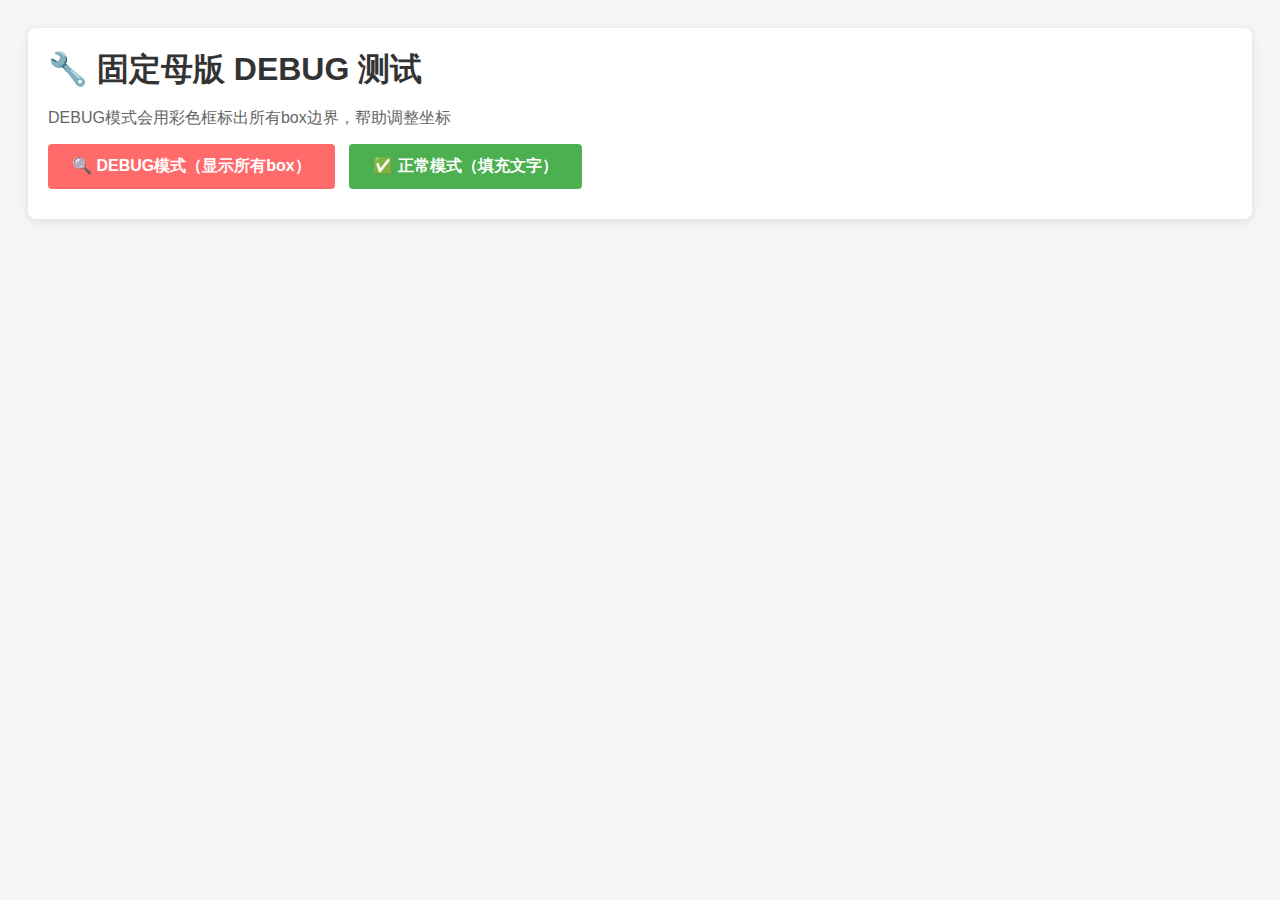
<file: master-template-debug.html>
<!DOCTYPE html>
<html lang="zh">
<head>
  <meta charset="UTF-8">
  <meta name="viewport" content="width=device-width, initial-scale=1.0">
  <title>固定母版 DEBUG 测试</title>
  <style>
    body {
      font-family: Arial, sans-serif;
      padding: 20px;
      background: #f5f5f5;
    }
    .controls {
      background: white;
      padding: 20px;
      border-radius: 8px;
      margin-bottom: 20px;
      box-shadow: 0 2px 8px rgba(0,0,0,0.1);
    }
    h1 { margin: 0 0 15px 0; color: #333; }
    button {
      padding: 12px 24px;
      font-size: 16px;
      cursor: pointer;
      margin-right: 10px;
      border: none;
      border-radius: 4px;
      font-weight: bold;
    }
    .debug-btn {
      background: #ff6b6b;
      color: white;
    }
    .debug-btn:hover {
      background: #ff5252;
    }
    .normal-btn {
      background: #4CAF50;
      color: white;
    }
    .normal-btn:hover {
      background: #45a049;
    }
    #preview {
      max-width: 100%;
      border: 2px solid #ccc;
      margin-top: 20px;
      display: block;
      box-shadow: 0 4px 12px rgba(0,0,0,0.15);
    }
    .error {
      color: #d32f2f;
      margin-top: 10px;
      font-weight: bold;
    }
    .info {
      color: #1976d2;
      margin-top: 10px;
    }
    .success {
      color: #388e3c;
      margin-top: 10px;
      font-weight: bold;
    }
  </style>
</head>
<body>
  <div class="controls">
    <h1>🔧 固定母版 DEBUG 测试</h1>
    <p style="color: #666; margin-bottom: 15px;">
      DEBUG模式会用彩色框标出所有box边界，帮助调整坐标
    </p>
    <button class="debug-btn" id="debugBtn">🔍 DEBUG模式（显示所有box）</button>
    <button class="normal-btn" id="normalBtn">✅ 正常模式（填充文字）</button>
    <div id="error" class="error"></div>
    <div id="info" class="info"></div>
    <div id="success" class="success"></div>
  </div>
  <img id="preview" style="display:none;">

  <script>
    // 测试数据
    var testDay = {
      date: '2026-04-29',
      lunar_ymd: '三月十二',
      year_gz: '丙午',
      month_gz: '壬辰',
      day_gz: '甲子',
      dir: {
        cai: '正南',
        xi: '东南',
        fu: '东南',
        yanggui: '东南'
      },
      chong_desc: '冲马（戊午）煞南',
      yi: ['祭祀', '祈福', '求嗣', '开光', '出行', '解除', '伐木', '盖屋'],
      ji: ['嫁娶', '动土', '安葬', '开市', '交易', '立券']
    };

    var testHours = [
      {label:'子时', gz:'甲子', luck:'吉', yi:['祭祀'], ji:['出行']},
      {label:'丑时', gz:'乙丑', luck:'凶', yi:['祈福'], ji:['嫁娶']},
      {label:'寅时', gz:'丙寅', luck:'吉', yi:['开市'], ji:['动土']},
      {label:'卯时', gz:'丁卯', luck:'凶', yi:['求财'], ji:['安葬']},
      {label:'辰时', gz:'戊辰', luck:'吉', yi:['纳采'], ji:['修造']},
      {label:'巳时', gz:'己巳', luck:'吉', yi:['嫁娶'], ji:['出行']},
      {label:'午时', gz:'庚午', luck:'凶', yi:['祭祀'], ji:['开市']},
      {label:'未时', gz:'辛未', luck:'吉', yi:['祈福'], ji:['动土']},
      {label:'申时', gz:'壬申', luck:'吉', yi:['求嗣'], ji:['安葬']},
      {label:'酉时', gz:'癸酉', luck:'凶', yi:['开光'], ji:['嫁娶']},
      {label:'戌时', gz:'甲戌', luck:'吉', yi:['出行'], ji:['修造']},
      {label:'亥时', gz:'乙亥', luck:'凶', yi:['解除'], ji:['动土']}
    ];

    // 主绘制函数
    function drawFromMasterTemplate(day, hours, debugMode){
      return new Promise(function(resolve, reject){
        var masterImg = new Image();
        masterImg.crossOrigin = 'anonymous';

        masterImg.onload = function(){
          var W = 1040;
          var H = 1512;
          var cv = document.createElement('canvas');
          cv.width = W;
          cv.height = H;
          var c = cv.getContext('2d');

          // 绘制母版底图
          c.drawImage(masterImg, 0, 0, W, H);

          // 颜色
          var DARK = '#1e1000';
          var BROWN2 = '#7a5230';
          var GREEN_C = '#1e5c20';
          var RED_C = '#7a1010';

          // ══════════════════════════════════════════════
          // 细粒度 BOX 定义（阶段1：严格按母版实际框线测量）
          // ══════════════════════════════════════════════
          var boxes = {
            // ── 顶部左：星期区（细分）──
            weekdayEnBox: {left: 70, top: 168, width: 90, height: 18, label: 'weekdayEn', color: 'rgba(255,0,0,0.3)'},
            weekdayZhBox: {left: 35, top: 188, width: 50, height: 22, label: 'weekdayZh', color: 'rgba(0,255,0,0.3)'},

            // ── 农历区（细分：badge + 白框 + 文字）──
            lunarBadgeBox: {left: 35, top: 245, width: 35, height: 55, label: 'lunarBadge', color: 'rgba(0,0,255,0.3)'},
            lunarWhiteFrameBox: {left: 75, top: 245, width: 75, height: 215, label: 'lunarFrame', color: 'rgba(255,255,0,0.3)'},
            lunarTextBox: {left: 80, top: 255, width: 65, height: 195, label: 'lunarText', color: 'rgba(255,200,0,0.3)'},

            // ── 中间大日期区（细分）──
            bigDayNumberBox: {left: 250, top: 280, width: 180, height: 130, label: 'bigDayNum', color: 'rgba(255,0,255,0.3)'},
            monthMarkerBox: {left: 310, top: 395, width: 60, height: 35, label: 'monthMark', color: 'rgba(0,255,255,0.3)'},
            watermarkLeftBox: {left: 200, top: 300, width: 80, height: 120, label: 'wmLeft', color: 'rgba(200,200,0,0.2)'},
            watermarkRightBox: {left: 400, top: 300, width: 80, height: 120, label: 'wmRight', color: 'rgba(0,200,200,0.2)'},

            // ── 顶部右：年月日干支（拆成4个独立box）──
            yearShengxiaoBox: {left: 560, top: 165, width: 75, height: 18, label: 'yearSX', color: 'rgba(255,128,0,0.3)'},
            yearGanzhiBox: {left: 645, top: 165, width: 75, height: 18, label: 'yearGZ', color: 'rgba(128,255,0,0.3)'},
            monthGanzhiBox: {left: 560, top: 188, width: 75, height: 18, label: 'monthGZ', color: 'rgba(0,128,255,0.3)'},
            dayGanzhiBox: {left: 645, top: 188, width: 75, height: 18, label: 'dayGZ', color: 'rgba(255,0,128,0.3)'},

            // ── 诸神方位（每格细分多层）──
            // 财神
            caishenTopDirBox: {left: 75, top: 505, width: 110, height: 25, label: 'caiTopDir', color: 'rgba(255,100,100,0.3)'},
            caishenGodNameBox: {left: 75, top: 535, width: 110, height: 35, label: 'caiName', color: 'rgba(255,120,120,0.3)'},
            caishenRedFrameBox: {left: 80, top: 575, width: 100, height: 35, label: 'caiFrame', color: 'rgba(255,140,140,0.3)'},
            caishenBaguaBox: {left: 90, top: 615, width: 80, height: 50, label: 'caiBagua', color: 'rgba(255,160,160,0.3)'},

            // 喜神
            xishenTopDirBox: {left: 260, top: 505, width: 110, height: 25, label: 'xiTopDir', color: 'rgba(100,255,100,0.3)'},
            xishenGodNameBox: {left: 260, top: 535, width: 110, height: 35, label: 'xiName', color: 'rgba(120,255,120,0.3)'},
            xishenRedFrameBox: {left: 265, top: 575, width: 100, height: 35, label: 'xiFrame', color: 'rgba(140,255,140,0.3)'},
            xishenBaguaBox: {left: 275, top: 615, width: 80, height: 50, label: 'xiBagua', color: 'rgba(160,255,160,0.3)'},

            // 福神
            fushenTopDirBox: {left: 545, top: 505, width: 110, height: 25, label: 'fuTopDir', color: 'rgba(100,100,255,0.3)'},
            fushenGodNameBox: {left: 545, top: 535, width: 110, height: 35, label: 'fuName', color: 'rgba(120,120,255,0.3)'},
            fushenRedFrameBox: {left: 550, top: 575, width: 100, height: 35, label: 'fuFrame', color: 'rgba(140,140,255,0.3)'},
            fushenBaguaBox: {left: 560, top: 615, width: 80, height: 50, label: 'fuBagua', color: 'rgba(160,160,255,0.3)'},
            fushenNoteBox: {left: 470, top: 645, width: 80, height: 20, label: 'fuNote', color: 'rgba(180,180,255,0.3)'},

            // 阳贵
            yangguiTopDirBox: {left: 730, top: 505, width: 110, height: 25, label: 'ygTopDir', color: 'rgba(255,255,100,0.3)'},
            yangguiGodNameBox: {left: 730, top: 535, width: 110, height: 35, label: 'ygName', color: 'rgba(255,255,120,0.3)'},
            yangguiRedFrameBox: {left: 735, top: 575, width: 100, height: 35, label: 'ygFrame', color: 'rgba(255,255,140,0.3)'},
            yangguiBaguaBox: {left: 745, top: 615, width: 80, height: 50, label: 'ygBagua', color: 'rgba(255,255,160,0.3)'},

            // ── 冲煞（细分：标签 + 值）──
            chongshaLabelBox: {left: 35, top: 730, width: 80, height: 40, label: 'csLabel', color: 'rgba(255,150,150,0.3)'},
            chongshaValueBox: {left: 120, top: 730, width: 850, height: 40, label: 'csValue', color: 'rgba(255,170,170,0.3)'},

            // ── 宜忌区（细分：seal + text）──
            yiSealBox: {left: 45, top: 785, width: 120, height: 120, label: 'yiSeal', color: 'rgba(255,0,0,0.2)'},
            yiTextBox: {left: 45, top: 910, width: 120, height: 180, label: 'yiText', color: 'rgba(0,255,0,0.2)'},
            jiSealBox: {left: 490, top: 785, width: 120, height: 120, label: 'jiSeal', color: 'rgba(0,0,255,0.2)'},
            jiTextBox: {left: 490, top: 910, width: 120, height: 180, label: 'jiText', color: 'rgba(255,255,0,0.2)'},

            // ── 今日时运（细分：标题 + 左右双表）──
            timeTitleBox: {left: 180, top: 960, width: 200, height: 40, label: 'timeTitle', color: 'rgba(150,150,255,0.3)'},

            // 左表（6行×4列）
            leftTableHeaderBox: {left: 35, top: 1010, width: 435, height: 35, label: 'leftHeader', color: 'rgba(200,100,100,0.3)'},
            // 右表（6行×4列）
            rightTableHeaderBox: {left: 470, top: 1010, width: 435, height: 35, label: 'rightHeader', color: 'rgba(100,200,100,0.3)'}
          };

          // ── 今日时运表格：左右双表单元格（6行×4列）──
          var leftTableRows = [];
          var rightTableRows = [];
          var rowHeight = 25;
          var leftColWidths = [70, 60, 60, 245];  // 时辰、时支、吉凶、时运简述
          var rightColWidths = [70, 60, 60, 245];

          // 生成左表6行单元格
          for(var r=0; r<6; r++){
            var row = [];
            var rowY = 1045 + r * rowHeight;
            var colX = 35;
            for(var col=0; col<4; col++){
              row.push({
                left: colX,
                top: rowY,
                width: leftColWidths[col],
                height: rowHeight,
                label: 'L'+r+'C'+col,
                color: 'rgba(200,150,150,0.2)'
              });
              colX += leftColWidths[col];
            }
            leftTableRows.push(row);
          }

          // 生成右表6行单元格
          for(var r=0; r<6; r++){
            var row = [];
            var rowY = 1045 + r * rowHeight;
            var colX = 470;
            for(var col=0; col<4; col++){
              row.push({
                left: colX,
                top: rowY,
                width: rightColWidths[col],
                height: rowHeight,
                label: 'R'+r+'C'+col,
                color: 'rgba(150,200,150,0.2)'
              });
              colX += rightColWidths[col];
            }
            rightTableRows.push(row);
          }

          // ══════════════════════════════════════════════
          // DEBUG 模式：绘制所有 box 边框
          // ══════════════════════════════════════════════
          if(debugMode){
            // 绘制基础 boxes
            for(var key in boxes){
              var box = boxes[key];

              // 填充半透明背景
              c.fillStyle = box.color || 'rgba(255,0,0,0.2)';
              c.fillRect(box.left, box.top, box.width, box.height);

              // 绘制边框
              c.strokeStyle = '#ff0000';
              c.lineWidth = 2;
              c.strokeRect(box.left, box.top, box.width, box.height);

              // 标签（黑底白字）
              c.fillStyle = 'rgba(0,0,0,0.8)';
              c.fillRect(box.left + 2, box.top + 2, 80, 14);
              c.font = 'bold 10px Arial';
              c.fillStyle = '#fff';
              c.textAlign = 'left';
              c.textBaseline = 'top';
              c.fillText(box.label || key, box.left + 4, box.top + 3);
            }

            // 绘制左表单元格
            for(var r=0; r<leftTableRows.length; r++){
              for(var col=0; col<leftTableRows[r].length; col++){
                var cell = leftTableRows[r][col];
                c.fillStyle = cell.color;
                c.fillRect(cell.left, cell.top, cell.width, cell.height);
                c.strokeStyle = '#0000ff';
                c.lineWidth = 1;
                c.strokeRect(cell.left, cell.top, cell.width, cell.height);

                // 标签
                c.fillStyle = 'rgba(0,0,0,0.7)';
                c.fillRect(cell.left + 1, cell.top + 1, 35, 12);
                c.font = 'bold 9px Arial';
                c.fillStyle = '#fff';
                c.textAlign = 'left';
                c.textBaseline = 'top';
                c.fillText(cell.label, cell.left + 2, cell.top + 2);
              }
            }

            // 绘制右表单元格
            for(var r=0; r<rightTableRows.length; r++){
              for(var col=0; col<rightTableRows[r].length; col++){
                var cell = rightTableRows[r][col];
                c.fillStyle = cell.color;
                c.fillRect(cell.left, cell.top, cell.width, cell.height);
                c.strokeStyle = '#00ff00';
                c.lineWidth = 1;
                c.strokeRect(cell.left, cell.top, cell.width, cell.height);

                // 标签
                c.fillStyle = 'rgba(0,0,0,0.7)';
                c.fillRect(cell.left + 1, cell.top + 1, 35, 12);
                c.font = 'bold 9px Arial';
                c.fillStyle = '#fff';
                c.textAlign = 'left';
                c.textBaseline = 'top';
                c.fillText(cell.label, cell.left + 2, cell.top + 2);
              }
            }

            resolve(cv.toDataURL('image/png'));
            return;
          }

          // ══════════════════════════════════════════════
          // 正常模式：填充文字（简化版）
          // ══════════════════════════════════════════════

          var d = new Date(day.date+'T00:00:00');
          var WD_EN = ['Sunday','Monday','Tuesday','Wednesday','Thursday','Friday','Saturday'][d.getDay()];
          var WD_ZH = ['周日','周一','周二','周三','周四','周五','周六'][d.getDay()];
          var DN = d.getDate();
          var MO = d.getMonth()+1;

          var lunarStr = day.lunar_ymd||'';
          var ygz=day.year_gz||'', mgz=day.month_gz||'', dgz=day.day_gz||'';
          var ZIRAN={'子':'鼠','丑':'牛','寅':'虎','卯':'兔','辰':'龙','巳':'蛇','午':'马','未':'羊','申':'猴','酉':'鸡','戌':'狗','亥':'猪'};
          var yZhi=(day.year_gz||'').length>=2?day.year_gz[1]:'';
          var shengxiao = ZIRAN[yZhi]||'';

          // 工具函数
          function drawCentered(text, box, font, color){
            c.font = font;
            c.fillStyle = color || DARK;
            c.textAlign = 'center';
            c.textBaseline = 'middle';
            c.fillText(text, box.left + box.width/2, box.top + box.height/2);
          }

          // 简单填充示例（使用新的 box 名称）
          drawCentered(WD_EN, boxes.weekdayEnBox, '14px Arial', DARK);
          drawCentered(WD_ZH, boxes.weekdayZhBox, 'bold 16px "STKaiti","PingFang SC",serif', DARK);
          drawCentered(lunarStr, boxes.lunarTextBox, '16px "STKaiti","PingFang SC",serif', DARK);
          drawCentered(String(DN), boxes.bigDayNumberBox, 'bold 100px Georgia,serif', DARK);
          drawCentered(String(MO), boxes.monthMarkerBox, '24px Georgia,serif', DARK);
          drawCentered(shengxiao, boxes.yearShengxiaoBox, '12px "STKaiti","PingFang SC",serif', DARK);
          drawCentered(ygz, boxes.yearGanzhiBox, '12px "STKaiti","PingFang SC",serif', DARK);
          drawCentered(mgz, boxes.monthGanzhiBox, '12px "STKaiti","PingFang SC",serif', DARK);
          drawCentered(dgz, boxes.dayGanzhiBox, '12px "STKaiti","PingFang SC",serif', DARK);
          drawCentered((day.dir&&day.dir.cai)||'—', boxes.caishenTopDirBox, '16px "STKaiti","PingFang SC",serif', DARK);
          drawCentered((day.dir&&day.dir.xi)||'—', boxes.xishenTopDirBox, '16px "STKaiti","PingFang SC",serif', DARK);
          drawCentered((day.dir&&day.dir.fu)||'—', boxes.fushenTopDirBox, '16px "STKaiti","PingFang SC",serif', DARK);
          drawCentered((day.dir&&day.dir.yanggui)||'—', boxes.yangguiTopDirBox, '16px "STKaiti","PingFang SC",serif', DARK);
          drawCentered(day.chong_desc||'—', boxes.chongshaValueBox, '14px "STKaiti","PingFang SC",serif', DARK);

          resolve(cv.toDataURL('image/png'));
        };

        masterImg.onerror = function(){
          reject(new Error('母版图片加载失败'));
        };

        masterImg.src = 'images/固定母版.png';
      });
    }

    // 按钮事件
    document.getElementById('debugBtn').addEventListener('click', function(){
      document.getElementById('error').textContent = '';
      document.getElementById('success').textContent = '';
      document.getElementById('info').textContent = '正在生成 DEBUG 版本...';

      drawFromMasterTemplate(testDay, testHours, true)
        .then(function(png){
          document.getElementById('info').textContent = '';
          document.getElementById('success').textContent = '✓ DEBUG 模式生成成功！红框显示所有 box 边界';
          var preview = document.getElementById('preview');
          preview.src = png;
          preview.style.display = 'block';
        })
        .catch(function(e){
          document.getElementById('info').textContent = '';
          document.getElementById('error').textContent = '✗ 生成失败：' + e.message;
        });
    });

    document.getElementById('normalBtn').addEventListener('click', function(){
      document.getElementById('error').textContent = '';
      document.getElementById('success').textContent = '';
      document.getElementById('info').textContent = '正在生成正常版本...';

      drawFromMasterTemplate(testDay, testHours, false)
        .then(function(png){
          document.getElementById('info').textContent = '';
          document.getElementById('success').textContent = '✓ 正常模式生成成功！';
          var preview = document.getElementById('preview');
          preview.src = png;
          preview.style.display = 'block';
        })
        .catch(function(e){
          document.getElementById('info').textContent = '';
          document.getElementById('error').textContent = '✗ 生成失败：' + e.message;
        });
    });
  </script>
</body>
</html>
</file>
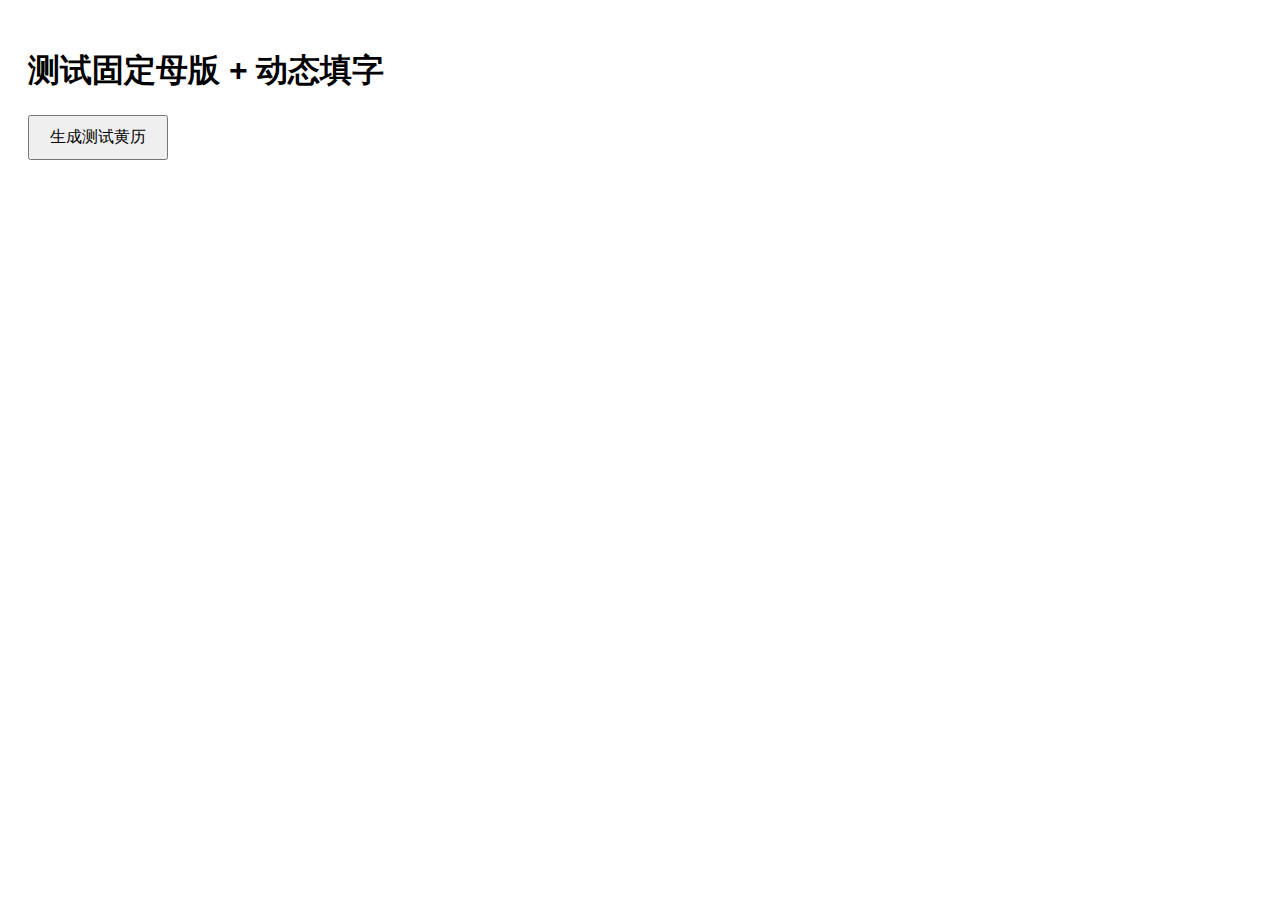
<file: test-master-template.html>
<!DOCTYPE html>
<html lang="zh">
<head>
  <meta charset="UTF-8">
  <meta name="viewport" content="width=device-width, initial-scale=1.0">
  <title>测试固定母版绘制</title>
  <style>
    body { font-family: Arial, sans-serif; padding: 20px; }
    #preview { max-width: 100%; border: 1px solid #ccc; margin-top: 20px; }
    button { padding: 10px 20px; font-size: 16px; cursor: pointer; }
    .error { color: red; margin-top: 10px; }
  </style>
</head>
<body>
  <h1>测试固定母版 + 动态填字</h1>
  <button id="testBtn">生成测试黄历</button>
  <div id="error" class="error"></div>
  <img id="preview" style="display:none;">

  <script>
    // 测试数据
    var testDay = {
      date: '2026-04-29',
      lunar_ymd: '三月十二',
      year_gz: '丙午',
      month_gz: '壬辰',
      day_gz: '甲子',
      dir: {
        cai: '东北',
        xi: '西南',
        fu: '正南',
        yanggui: '西北'
      },
      chong_desc: '冲马（戊午）煞南',
      yi: ['祭祀', '祈福', '求嗣', '开光', '出行', '解除', '伐木', '盖屋'],
      ji: ['嫁娶', '动土', '安葬', '开市', '交易', '立券']
    };

    var testHours = [
      {label:'子时', gz:'甲子', luck:'吉', yi:['祭祀'], ji:['出行']},
      {label:'丑时', gz:'乙丑', luck:'凶', yi:['祈福'], ji:['嫁娶']},
      {label:'寅时', gz:'丙寅', luck:'吉', yi:['开市'], ji:['动土']},
      {label:'卯时', gz:'丁卯', luck:'凶', yi:['求财'], ji:['安葬']},
      {label:'辰时', gz:'戊辰', luck:'吉', yi:['纳采'], ji:['修造']},
      {label:'巳时', gz:'己巳', luck:'吉', yi:['嫁娶'], ji:['出行']},
      {label:'午时', gz:'庚午', luck:'凶', yi:['祭祀'], ji:['开市']},
      {label:'未时', gz:'辛未', luck:'吉', yi:['祈福'], ji:['动土']},
      {label:'申时', gz:'壬申', luck:'吉', yi:['求嗣'], ji:['安葬']},
      {label:'酉时', gz:'癸酉', luck:'凶', yi:['开光'], ji:['嫁娶']},
      {label:'戌时', gz:'甲戌', luck:'吉', yi:['出行'], ji:['修造']},
      {label:'亥时', gz:'乙亥', luck:'凶', yi:['解除'], ji:['动土']}
    ];

    // 复制 drawFromMasterTemplate 函数（严格 box 坐标系统）
    function drawFromMasterTemplate(day, hours, personal){
      return new Promise(function(resolve, reject){
        var masterImg = new Image();
        masterImg.crossOrigin = 'anonymous';

        masterImg.onload = function(){
          var W = 1040;  // 固定母版宽度
          var H = 1512;  // 固定母版高度
          var cv = document.createElement('canvas');
          cv.width = W;
          cv.height = H;
          var c = cv.getContext('2d');

          // 1. 绘制母版底图
          c.drawImage(masterImg, 0, 0, W, H);

          // ── 颜色常量 ──
          var DARK    = '#1e1000';
          var BROWN2  = '#7a5230';
          var GREEN_C = '#1e5c20';
          var RED_C   = '#7a1010';
          var NAVY    = '#1a2f4f';

          // ══════════════════════════════════════════════
          // ── 工具函数：严格按 box 绘制 ──
          // ══════════════════════════════════════════════

          // 在 box 内居中绘制单行文字
          function drawCenteredTextInBox(text, box, font, color){
            c.font = font;
            c.fillStyle = color || DARK;
            c.textAlign = 'center';
            c.textBaseline = 'middle';
            c.fillText(text, box.left + box.width/2, box.top + box.height/2);
          }

          // 在 box 内竖排文字（居中）
          function drawVerticalTextInBox(text, box, fontSize, color, charGap){
            var chars = text.split('');
            var gap = charGap || 2;
            var totalHeight = chars.length * fontSize + (chars.length-1) * gap;
            var startY = box.top + (box.height - totalHeight) / 2;
            var centerX = box.left + box.width / 2;

            c.font = fontSize + 'px "STKaiti","PingFang SC",serif';
            c.fillStyle = color || DARK;
            c.textAlign = 'center';
            c.textBaseline = 'top';

            for(var i=0; i<chars.length; i++){
              c.fillText(chars[i], centerX, startY + i * (fontSize + gap));
            }
          }

          // 在 box 内绘制多行文字（自动换行，居中）
          function drawWrappedTextInBox(textArray, box, fontSize, color, lineGap){
            var gap = lineGap || 4;
            var totalHeight = textArray.length * fontSize + (textArray.length-1) * gap;
            var startY = box.top + (box.height - totalHeight) / 2;
            var centerX = box.left + box.width / 2;

            c.font = fontSize + 'px "STKaiti","PingFang SC",serif';
            c.fillStyle = color || DARK;
            c.textAlign = 'center';
            c.textBaseline = 'top';

            for(var i=0; i<textArray.length; i++){
              c.fillText(textArray[i], centerX, startY + i * (fontSize + gap));
            }
          }

          // ══════════════════════════════════════════════
          // ── 解析数据 ──
          // ══════════════════════════════════════════════

          var d = new Date(day.date+'T00:00:00');
          var WD_EN = ['Sunday','Monday','Tuesday','Wednesday','Thursday','Friday','Saturday'][d.getDay()];
          var WD_ZH = ['周日','周一','周二','周三','周四','周五','周六'][d.getDay()];
          var YR = d.getFullYear();
          var MO = d.getMonth()+1;
          var DN = d.getDate();

          var lunarStr = day.lunar_ymd||'';
          lunarStr = lunarStr.replace(/^[^月]+年/,'');
          var lunarM='', lunarD='';
          var lm = lunarStr.match(/^(.{1,4})[月](.+)$/);
          if(lm){lunarM=lm[1]; lunarD=lm[2];}else{lunarD=lunarStr;}

          var ygz=day.year_gz||'', mgz=day.month_gz||'', dgz=day.day_gz||'';
          var ZIRAN={'子':'鼠','丑':'牛','寅':'虎','卯':'兔','辰':'龙','巳':'蛇','午':'马','未':'羊','申':'猴','酉':'鸡','戌':'狗','亥':'猪'};
          var yZhi=(day.year_gz||'').length>=2?day.year_gz[1]:'';
          var shengxiao = ZIRAN[yZhi]||'';

          var yi  = day.yi||[];
          var ji  = day.ji||[];
          var chong=day.chong_desc||'—';

          // ══════════════════════════════════════════════
          // ── BOX 坐标定义（基于母版实际框线）──
          // ══════════════════════════════════════════════

          var boxes = {
            // 顶部区域
            weekday: {left: 35, top: 175, width: 180, height: 70},        // 星期框
            lunar: {left: 75, top: 245, width: 80, height: 220},          // 农历框
            bigDate: {left: 240, top: 245, width: 280, height: 220},      // 大日期框
            yearInfo: {left: 580, top: 175, width: 130, height: 50},      // 年生肖+年干支
            monthDay: {left: 720, top: 175, width: 130, height: 50},      // 月干支+日干支

            // 诸神方位（4格）
            caishen: {left: 75, top: 535, width: 110, height: 110},
            xishen: {left: 260, top: 535, width: 110, height: 110},
            fushen: {left: 545, top: 535, width: 110, height: 110},
            yanggui: {left: 730, top: 535, width: 110, height: 110},

            // 冲煞
            chongsha: {left: 35, top: 725, width: 970, height: 50},

            // 宜忌
            yi: {left: 45, top: 850, width: 120, height: 240},
            ji: {left: 490, top: 850, width: 120, height: 240},

            // 今日时运表格（左右两半，各6列）
            timeTableLeft: {left: 35, top: 990, width: 435, height: 170},
            timeTableRight: {left: 470, top: 990, width: 435, height: 170}
          };

          // ══════════════════════════════════════════════
          // ── 绘制内容 ──
          // ══════════════════════════════════════════════

          // 1. 星期
          drawWrappedTextInBox([WD_EN, WD_ZH], boxes.weekday, 18, DARK, 6);

          // 2. 农历（竖排）
          var lunarText = lunarM + lunarD;
          drawVerticalTextInBox(lunarText, boxes.lunar, 20, DARK, 4);

          // 3. 大日期
          drawCenteredTextInBox(String(DN), boxes.bigDate, 'bold 120px Georgia,serif', DARK);
          // 月份（在日期下方）
          c.font = '28px Georgia,serif';
          c.fillStyle = DARK;
          c.textAlign = 'center';
          c.textBaseline = 'top';
          c.fillText(String(MO), boxes.bigDate.left + boxes.bigDate.width/2, boxes.bigDate.top + boxes.bigDate.height - 40);

          // 4. 年生肖 + 年干支
          drawWrappedTextInBox(['年生肖 '+shengxiao, '年干支 '+ygz], boxes.yearInfo, 14, DARK, 4);

          // 5. 月干支 + 日干支
          drawWrappedTextInBox(['月干支 '+mgz, '日干支 '+dgz], boxes.monthDay, 14, DARK, 4);

          // 6. 诸神方位
          var caiDir = (day.dir&&day.dir.cai)||'—';
          var xiDir  = (day.dir&&day.dir.xi)||'—';
          var fuDir  = (day.dir&&day.dir.fu)||'—';
          var yangguiDir = (day.dir&&day.dir.yanggui)||'—';

          drawCenteredTextInBox(caiDir, boxes.caishen, 'bold 24px "STKaiti","PingFang SC",serif', DARK);
          drawCenteredTextInBox(xiDir, boxes.xishen, 'bold 24px "STKaiti","PingFang SC",serif', DARK);
          drawCenteredTextInBox(fuDir, boxes.fushen, 'bold 24px "STKaiti","PingFang SC",serif', DARK);
          drawCenteredTextInBox(yangguiDir, boxes.yanggui, 'bold 24px "STKaiti","PingFang SC",serif', DARK);

          // 7. 冲煞
          drawCenteredTextInBox(chong, boxes.chongsha, '16px "STKaiti","PingFang SC",serif', DARK);

          // 8. 宜
          var yiFlat=[];
          yi.forEach(function(t){ yiFlat.push(t.replace(/[·・\s]/g,'').slice(0,4)); });
          drawWrappedTextInBox(yiFlat.slice(0,10), boxes.yi, 16, DARK, 6);

          // 9. 忌
          var jiFlat=[];
          ji.forEach(function(t){ jiFlat.push(t.replace(/[·・\s]/g,'').slice(0,4)); });
          drawWrappedTextInBox(jiFlat.slice(0,10), boxes.ji, 16, DARK, 6);

          // 10. 今日时运表格
          var timeRanges = [
            ['23:00','01:00'],['01:00','03:00'],['03:00','05:00'],['05:00','07:00'],
            ['07:00','09:00'],['09:00','11:00'],['11:00','13:00'],['13:00','15:00'],
            ['15:00','17:00'],['17:00','19:00'],['19:00','21:00'],['21:00','23:00']
          ];

          // 左半表格（前6个时辰）
          var leftColWidth = boxes.timeTableLeft.width / 6;
          for(var i=0; i<6; i++){
            var h = hours[i];
            if(!h) continue;
            var colX = boxes.timeTableLeft.left + i * leftColWidth + leftColWidth/2;
            var hLuck = h.luck;

            // 时辰
            c.font = '10px "STKaiti","PingFang SC",serif';
            c.fillStyle = DARK;
            c.textAlign = 'center';
            c.textBaseline = 'top';
            c.fillText(timeRanges[i][0], colX, boxes.timeTableLeft.top + 5);
            c.fillText(timeRanges[i][1], colX, boxes.timeTableLeft.top + 18);

            // 时支
            c.font = 'bold 13px "STKaiti","PingFang SC",serif';
            c.fillText(h.label||'', colX, boxes.timeTableLeft.top + 35);

            // 吉凶
            var luckColor = hLuck==='吉'?GREEN_C:hLuck==='凶'?RED_C:BROWN2;
            c.font = 'bold 13px "STKaiti","PingFang SC",serif';
            c.fillStyle = luckColor;
            c.fillText(hLuck||'', colX, boxes.timeTableLeft.top + 55);

            // 时运简述（竖排）
            var yiIt=(h.yi||[]).slice(0,1);
            var jiIt=(h.ji||[]).slice(0,1);

            var descY = boxes.timeTableLeft.top + 75;
            c.font = '11px "STKaiti","PingFang SC",serif';
            if(yiIt.length>0){
              var yiText = yiIt[0].replace(/[·・\s]/g,'').slice(0,3);
              c.fillStyle = GREEN_C;
              for(var j=0; j<yiText.length; j++){
                c.fillText(yiText[j], colX, descY + j*13);
              }
              descY += yiText.length*13 + 5;
            }
            if(jiIt.length>0){
              var jiText = jiIt[0].replace(/[·・\s]/g,'').slice(0,3);
              c.fillStyle = RED_C;
              for(var j=0; j<jiText.length; j++){
                c.fillText(jiText[j], colX, descY + j*13);
              }
            }
          }

          // 右半表格（后6个时辰）
          var rightColWidth = boxes.timeTableRight.width / 6;
          for(var i=6; i<12; i++){
            var h = hours[i];
            if(!h) continue;
            var colX = boxes.timeTableRight.left + (i-6) * rightColWidth + rightColWidth/2;
            var hLuck = h.luck;

            // 时辰
            c.font = '10px "STKaiti","PingFang SC",serif';
            c.fillStyle = DARK;
            c.textAlign = 'center';
            c.textBaseline = 'top';
            c.fillText(timeRanges[i][0], colX, boxes.timeTableRight.top + 5);
            c.fillText(timeRanges[i][1], colX, boxes.timeTableRight.top + 18);

            // 时支
            c.font = 'bold 13px "STKaiti","PingFang SC",serif';
            c.fillText(h.label||'', colX, boxes.timeTableRight.top + 35);

            // 吉凶
            var luckColor = hLuck==='吉'?GREEN_C:hLuck==='凶'?RED_C:BROWN2;
            c.font = 'bold 13px "STKaiti","PingFang SC",serif';
            c.fillStyle = luckColor;
            c.fillText(hLuck||'', colX, boxes.timeTableRight.top + 55);

            // 时运简述（竖排）
            var yiIt=(h.yi||[]).slice(0,1);
            var jiIt=(h.ji||[]).slice(0,1);

            var descY = boxes.timeTableRight.top + 75;
            c.font = '11px "STKaiti","PingFang SC",serif';
            if(yiIt.length>0){
              var yiText = yiIt[0].replace(/[·・\s]/g,'').slice(0,3);
              c.fillStyle = GREEN_C;
              for(var j=0; j<yiText.length; j++){
                c.fillText(yiText[j], colX, descY + j*13);
              }
              descY += yiText.length*13 + 5;
            }
            if(jiIt.length>0){
              var jiText = jiIt[0].replace(/[·・\s]/g,'').slice(0,3);
              c.fillStyle = RED_C;
              for(var j=0; j<jiText.length; j++){
                c.fillText(jiText[j], colX, descY + j*13);
              }
            }
          }

          resolve(cv.toDataURL('image/png'));
        };

        masterImg.onerror = function(){
          reject(new Error('母版图片加载失败'));
        };

        // 加载母版图片
        masterImg.src = 'images/固定母版.png';
      });
    }

    // 测试按钮
    document.getElementById('testBtn').addEventListener('click', function(){
      document.getElementById('error').textContent = '正在生成...';
      drawFromMasterTemplate(testDay, testHours, null)
        .then(function(png){
          document.getElementById('error').textContent = '生成成功！';
          var preview = document.getElementById('preview');
          preview.src = png;
          preview.style.display = 'block';
        })
        .catch(function(e){
          document.getElementById('error').textContent = '生成失败：' + e.message;
        });
    });
  </script>
</body>
</html>
</file>
<file: style.css>
*{margin:0;padding:0;box-sizing:border-box;}
:root{
  --bg:#0b0b0f;
  --gold:#f5e6b3;
  --gold2:#ffd57a;
  --text:#e6d8a8;
  --line:rgba(255,213,122,.22);
  --content-max:1100px;
  --content-pad:18px;
}
body{
  background: radial-gradient(circle at top, #14162a, var(--bg) 60%);
  color: var(--text);
  font-family: "Times New Roman","Songti SC","Noto Serif SC",serif;
  min-height:100vh;
}
.bg-ornament{
  position:fixed; inset:-20%;
  background:
          radial-gradient(circle at 20% 10%, rgba(255,213,122,.12), transparent 45%),
          radial-gradient(circle at 80% 15%, rgba(245,230,179,.10), transparent 50%),
          radial-gradient(circle at 50% 60%, rgba(255,255,255,.05), transparent 60%);
  filter: blur(25px);
  pointer-events:none;
  z-index:-1;
}
.container{max-width:var(--content-max);margin:0 auto;padding:30px var(--content-pad);}
.topbar{
  position:sticky; top:0; z-index:10;
  background: linear-gradient(180deg, rgba(10,10,15,.85), rgba(10,10,15,.45));
  backdrop-filter: blur(12px) saturate(150%);
  border-bottom:1px solid var(--line);
}
.topbar-inner{
  max-width:var(--content-max);margin:0 auto;padding:14px var(--content-pad);
  display:flex;align-items:center;justify-content:space-between;gap:16px;
}
.brand{display:flex;align-items:center;gap:12px;text-decoration:none;color:inherit;min-width:280px;}
.brand-mark{
  width:44px;height:44px;border-radius:14px;
  display:grid;place-items:center;
  overflow:hidden;
  background:rgba(255,213,122,.10);
  border:1px solid rgba(255,213,122,.28);
  box-shadow:0 10px 30px rgba(0,0,0,.35);
}
.brand-logo{
  width:100%;height:100%;
  object-fit:cover;
  display:block;
}

/* When header uses the new logo wrapper, make it look smaller and more refined */
.brand-logo-wrap{
  background:rgba(255,255,255,.03);
  border:1px solid rgba(255,213,122,.20);
}
.brand-logo-wrap .brand-logo{
  width:28px;
  height:28px;
  object-fit:contain;
  border-radius:999px;
  background:#fff;
  padding:2px;
}

.brand-title{font-weight:700;color:var(--gold);}
.brand-subtitle{font-size:12px;opacity:.75;}
.navlinks{display:flex;gap:10px;flex-wrap:wrap;flex:1;justify-content:center;}
.navlinks a{
  color:rgba(230,216,168,.9);
  text-decoration:none;
  padding:8px 10px;border-radius:10px;
}
.navlinks a:hover{background:rgba(255,255,255,.06);}
.topbar-actions{
  min-width:120px;
  display:flex;
  align-items:center;
  justify-content:flex-end;
  gap:10px;
}
.btn{
  display:inline-flex;
  align-items:center;
  justify-content:center;
  padding:10px 16px;
  border-radius:999px;
  text-decoration:none;
  cursor:pointer;
  border:0;
  background:none;
  font:inherit;
  color:inherit;
}
.btn-ghost{
  color:var(--text);
  border:1px solid rgba(255,213,122,.25);
  background:rgba(255,255,255,.03);
}
.btn-gold{
  color:#1a1a1a;font-weight:700;
  background:linear-gradient(135deg,var(--gold2),var(--gold));
  border:1px solid rgba(255,213,122,.3);
}
.hero{display:grid;grid-template-columns:1.3fr .7fr;gap:18px;padding:26px 0;align-items:start;}
.hero > *{min-width:0;}
.hero-title{font-size:44px;line-height:1.1;color:var(--gold);margin-bottom:12px;}
.glass-card{
  border:1px solid rgba(255,213,122,.22);
  background:rgba(255,255,255,.05);
  border-radius:18px;padding:18px;
}
@media(max-width:900px){
  .hero{grid-template-columns:1fr;}
  .navlinks{display:none;}
  .brand{min-width:auto;}
  .topbar-actions{min-width:0;}
}

/* ===== Align Almanac card with page container ===== */
.container .glass-card[style*="max-width:920px"]{
  max-width:none !important;
  width:100% !important;
  margin:0 !important;
}

/* ===== Language Toggle (EN / 中文) ===== */
/* Default to English before JS runs (avoid EN+ZH showing together) */
html:not([data-lang]) .lang-zh{display:none !important;}

html[data-lang="zh"] .lang-en{display:none !important;}
html[data-lang="en"] .lang-zh{display:none !important;}

.btn-lang{padding:10px 14px;}

/* ===== Booking / Forms (fix “table-like” border lines) ===== */
.form-control{
  width:100%;
  padding:12px 12px;
  border-radius:14px;
  border:1px solid rgba(255,213,122,.18);
  background:rgba(255,255,255,.03);
  color:var(--text);
  outline:none;
  min-width:0;
}
.form-control::placeholder{color:rgba(230,216,168,.65);}
.form-control:focus{
  border-color:rgba(255,213,122,.38);
  box-shadow:0 0 0 3px rgba(255,213,122,.10);
}

/* Ensure grid gaps always exist so borders don’t visually connect */
.booking-form-grid{
  display:grid;
  grid-template-columns:1fr 1fr;
  gap:12px !important;
  column-gap:12px !important;
  row-gap:12px !important;
  align-items:start;
}
.booking-form-grid > *{min-width:0;}

.booking-form-grid .span-2{grid-column:1 / -1;}

/* Prevent any accidental column-divider lines */
.booking-form-grid, .booking-form-grid *{
  background-image:none !important;
}

/* Normalize select look across browsers */
select.form-control{
  -webkit-appearance:none;
  -moz-appearance:none;
  appearance:none;
  background-image:
    linear-gradient(45deg, transparent 50%, rgba(245,230,179,.9) 50%),
    linear-gradient(135deg, rgba(245,230,179,.9) 50%, transparent 50%);
  background-position: calc(100% - 18px) 50%, calc(100% - 12px) 50%;
  background-size:6px 6px, 6px 6px;
  background-repeat:no-repeat;
  padding-right:34px;
}

textarea.form-control{resize:vertical;}

/* If any inputs live inside glass-cards, prevent border “bleed” */
.glass-card input,
.glass-card select,
.glass-card textarea{
  background-clip:padding-box;
}

@media(max-width:900px){
  .booking-form-grid{grid-template-columns:1fr;}
}

/* ===== Booking page: remove the faint cross/grid lines inside the form card ===== */
.page-booking .booking-form-card{
  position: relative;
  overflow: hidden;
}

.page-booking .booking-form-card::before,
.page-booking .booking-form-card::after{
  content: none !important;
  display: none !important;
}

/* Give the form a subtle inner panel so gaps don’t look like divider lines */
.page-booking .booking-form-grid{
  background: rgba(255,255,255,.02);
  padding: 12px;
  border-radius: 16px;
}

.page-booking .booking-form-card .form-control{
  box-shadow: none;
  background-clip: padding-box;
}

.page-booking .booking-form-card input[type="date"]::-webkit-calendar-picker-indicator{
  opacity: .85;
  filter: invert(1) sepia(1) saturate(3) hue-rotate(15deg);
}

/* ===== Booking page: fix black/default text (buttons/details) to match site gold tone ===== */
.page-booking button,
.page-booking summary,
.page-booking details,
.page-booking option{
  color: var(--text);
}

/* Service cards are <button class="glass-card">; force them to inherit readable text */
.page-booking button.glass-card,
.page-booking button.glass-card *{
  color: var(--text);
}

/* Keep gold buttons readable (do NOT change their intended dark text) */
.page-booking .btn.btn-gold,
.page-booking .btn.btn-gold *{
  color: #1a1a1a;
}

/* ===== Booking page: Popular rituals section text should be gold (only this section) ===== */
.page-booking .popular-rituals,
.page-booking .popular-rituals *{
  color: var(--gold2) !important;
}

/* Keep gold buttons readable even if they appear inside the section */
.page-booking .popular-rituals .btn.btn-gold,
.page-booking .popular-rituals .btn.btn-gold *{
  color: #1a1a1a !important;
}

/* ===== Merit Board (Home) ===== */
.merit-board{
  padding:18px;
  margin-top:16px;
}

.merit-head{
  display:flex;
  align-items:flex-start;
  justify-content:space-between;
  gap:12px;
  flex-wrap:wrap;
  margin-bottom:12px;
}

.merit-title{
  font-weight:900;
  letter-spacing:.4px;
  color:var(--gold);
  font-size:18px;
}

.merit-sub{
  margin-top:6px;
  opacity:.72;
  font-size:13px;
  line-height:1.5;
}

.merit-badge{
  padding:8px 12px;
  border-radius:999px;
  border:1px solid rgba(255,213,122,.22);
  background:rgba(255,255,255,.03);
  color:var(--gold2);
  font-weight:800;
  letter-spacing:.6px;
  font-size:12px;
}

.merit-mask{
  position:relative;
  overflow:hidden;
  border-radius:16px;
  border:1px solid rgba(255,213,122,.14);
  background:rgba(255,255,255,.02);
}

.merit-list{
  list-style:none;
  display:grid;
  gap:10px;
  padding:12px;
  margin:0;
  will-change:transform;
}

.merit-item{
  display:flex;
  align-items:center;
  gap:10px;
  padding:10px 12px;
  border-radius:14px;
  background:rgba(255,255,255,.03);
  border:1px solid rgba(255,213,122,.12);
}

.merit-rank{
  color:var(--gold2);
  font-weight:900;
  font-size:12px;
  min-width:42px;
  letter-spacing:.6px;
}

.merit-name{
  color:var(--gold);
  font-weight:800;
  letter-spacing:.2px;
}

.merit-dot{
  flex:1;
  height:1px;
  background:rgba(255,213,122,.14);
}

.merit-score{
  color:var(--gold2);
  font-weight:900;
  letter-spacing:.2px;
  white-space:nowrap;
}

.merit-foot{
  margin-top:10px;
  opacity:.65;
  font-size:12px;
  line-height:1.5;
}

/* hover：更高级一点 */
.merit-mask:hover .merit-item{
  border-color: rgba(255,213,122,.18);
  background: rgba(255,255,255,.04);
}
</file>
